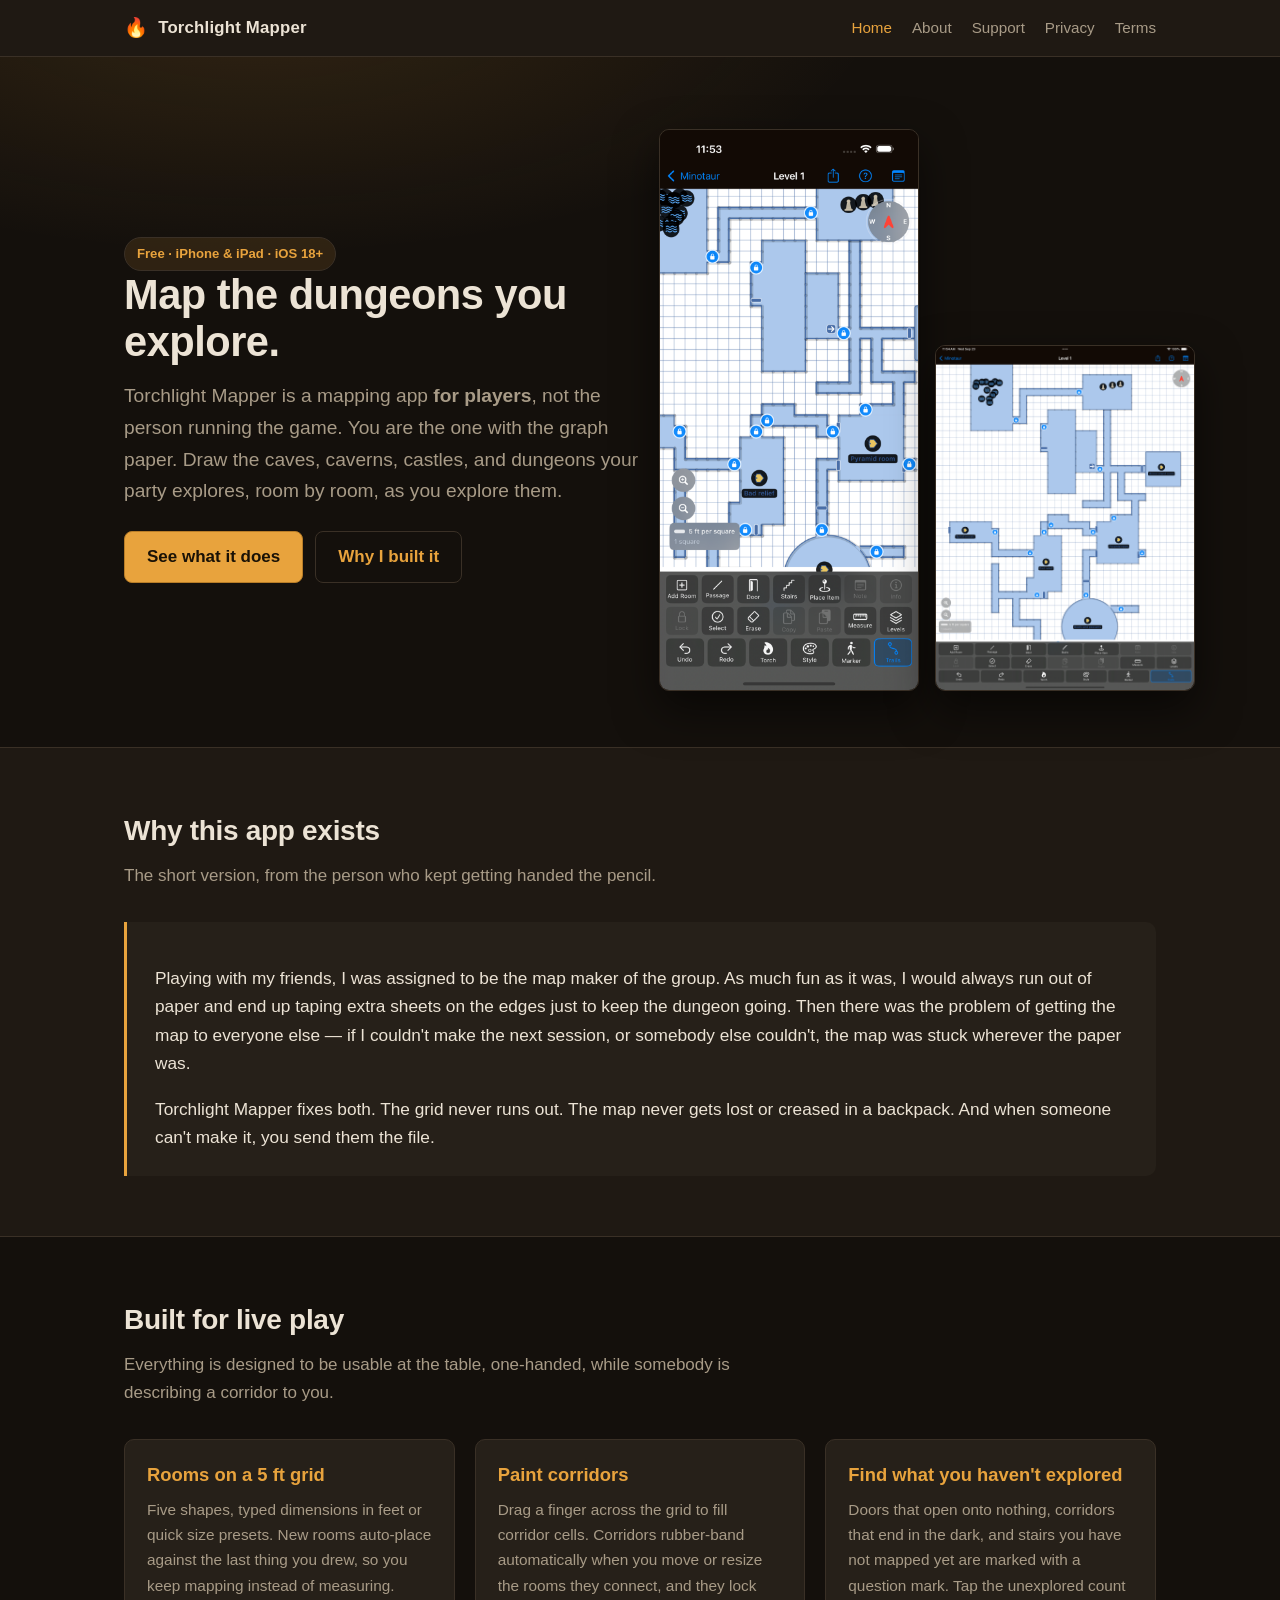
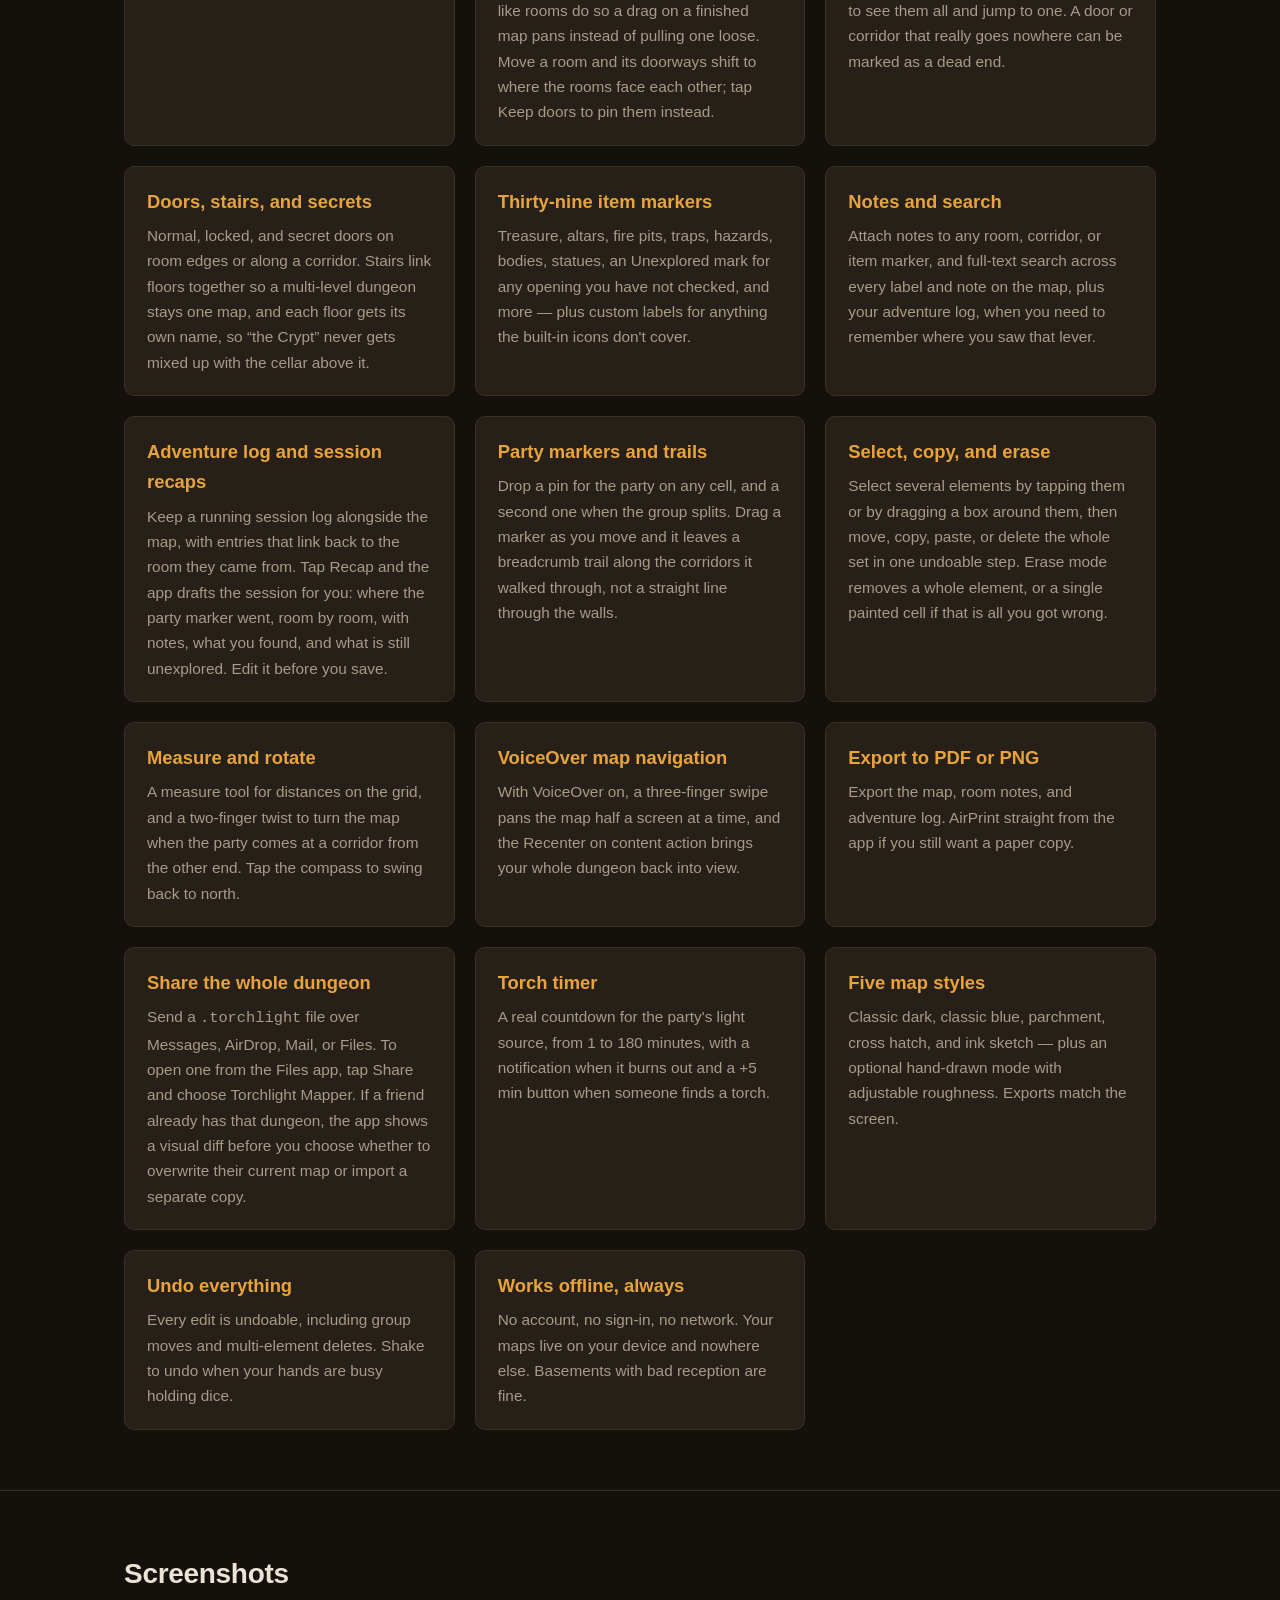
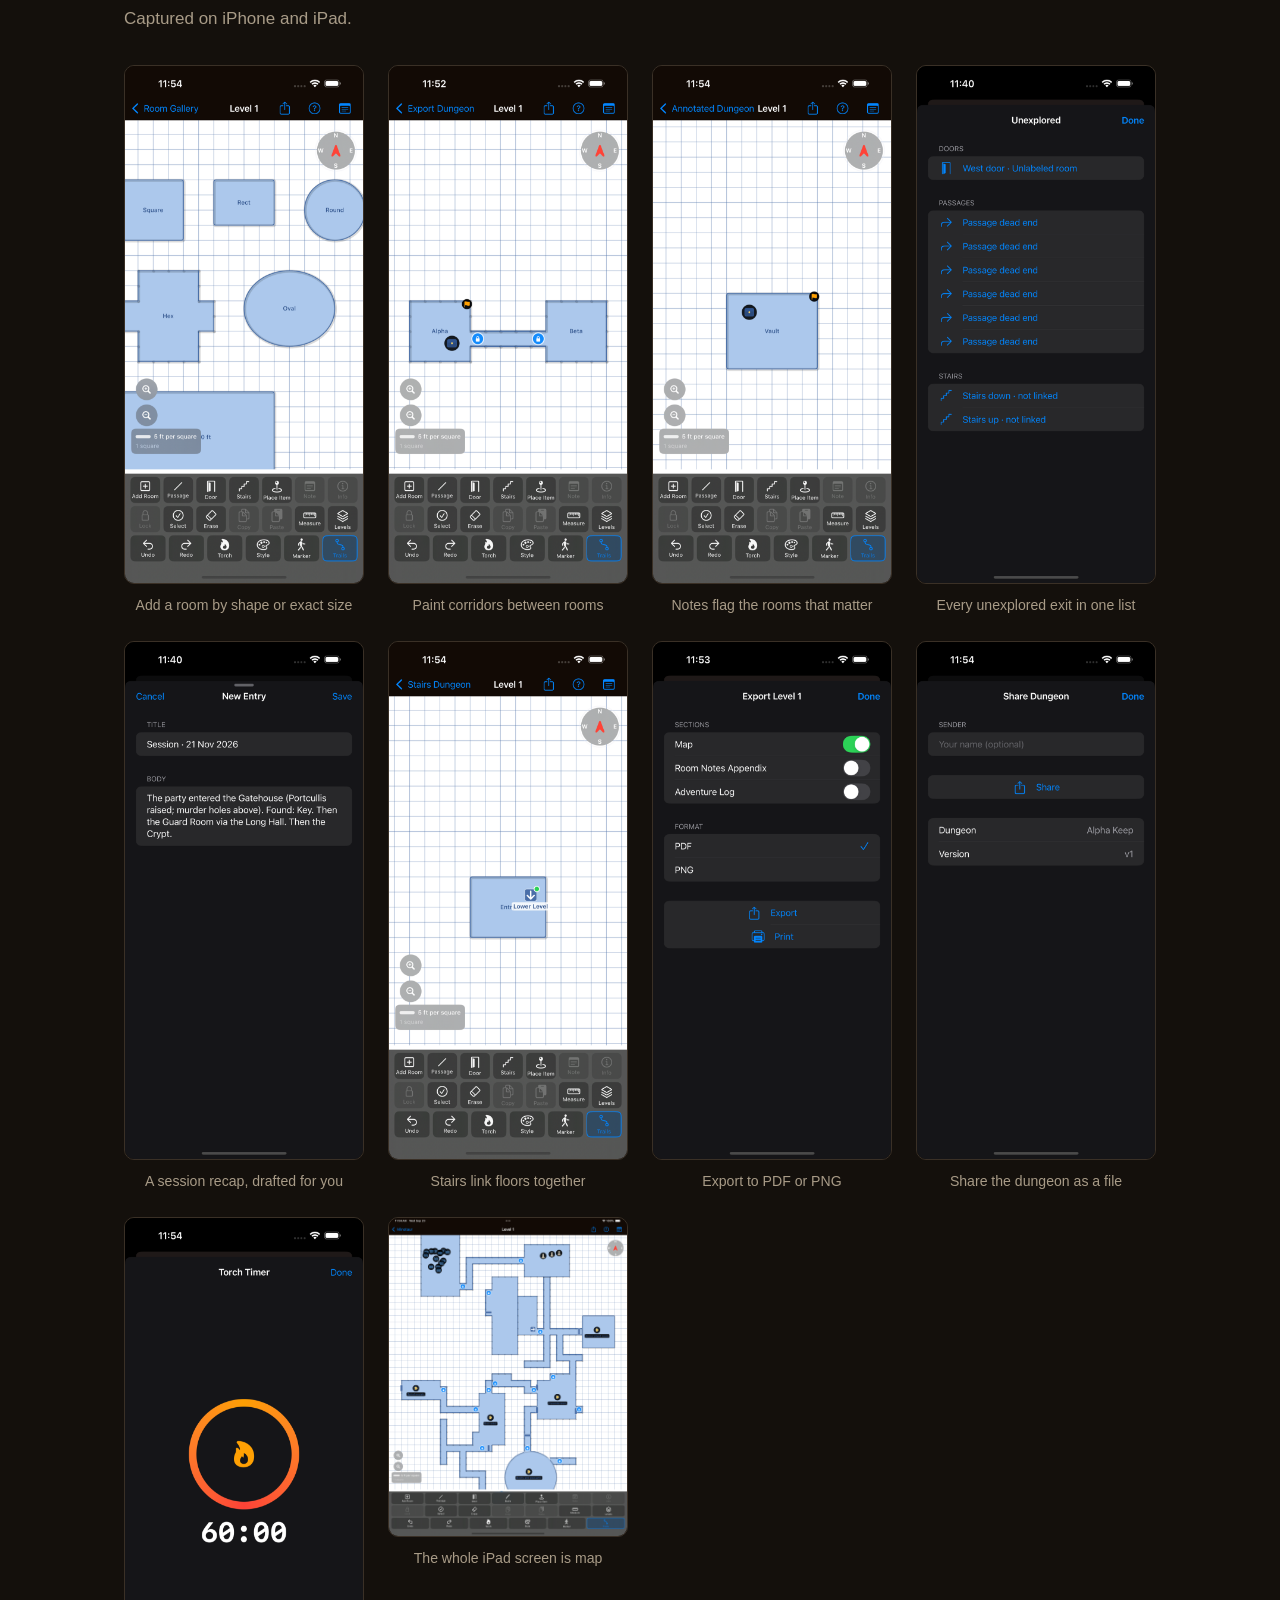
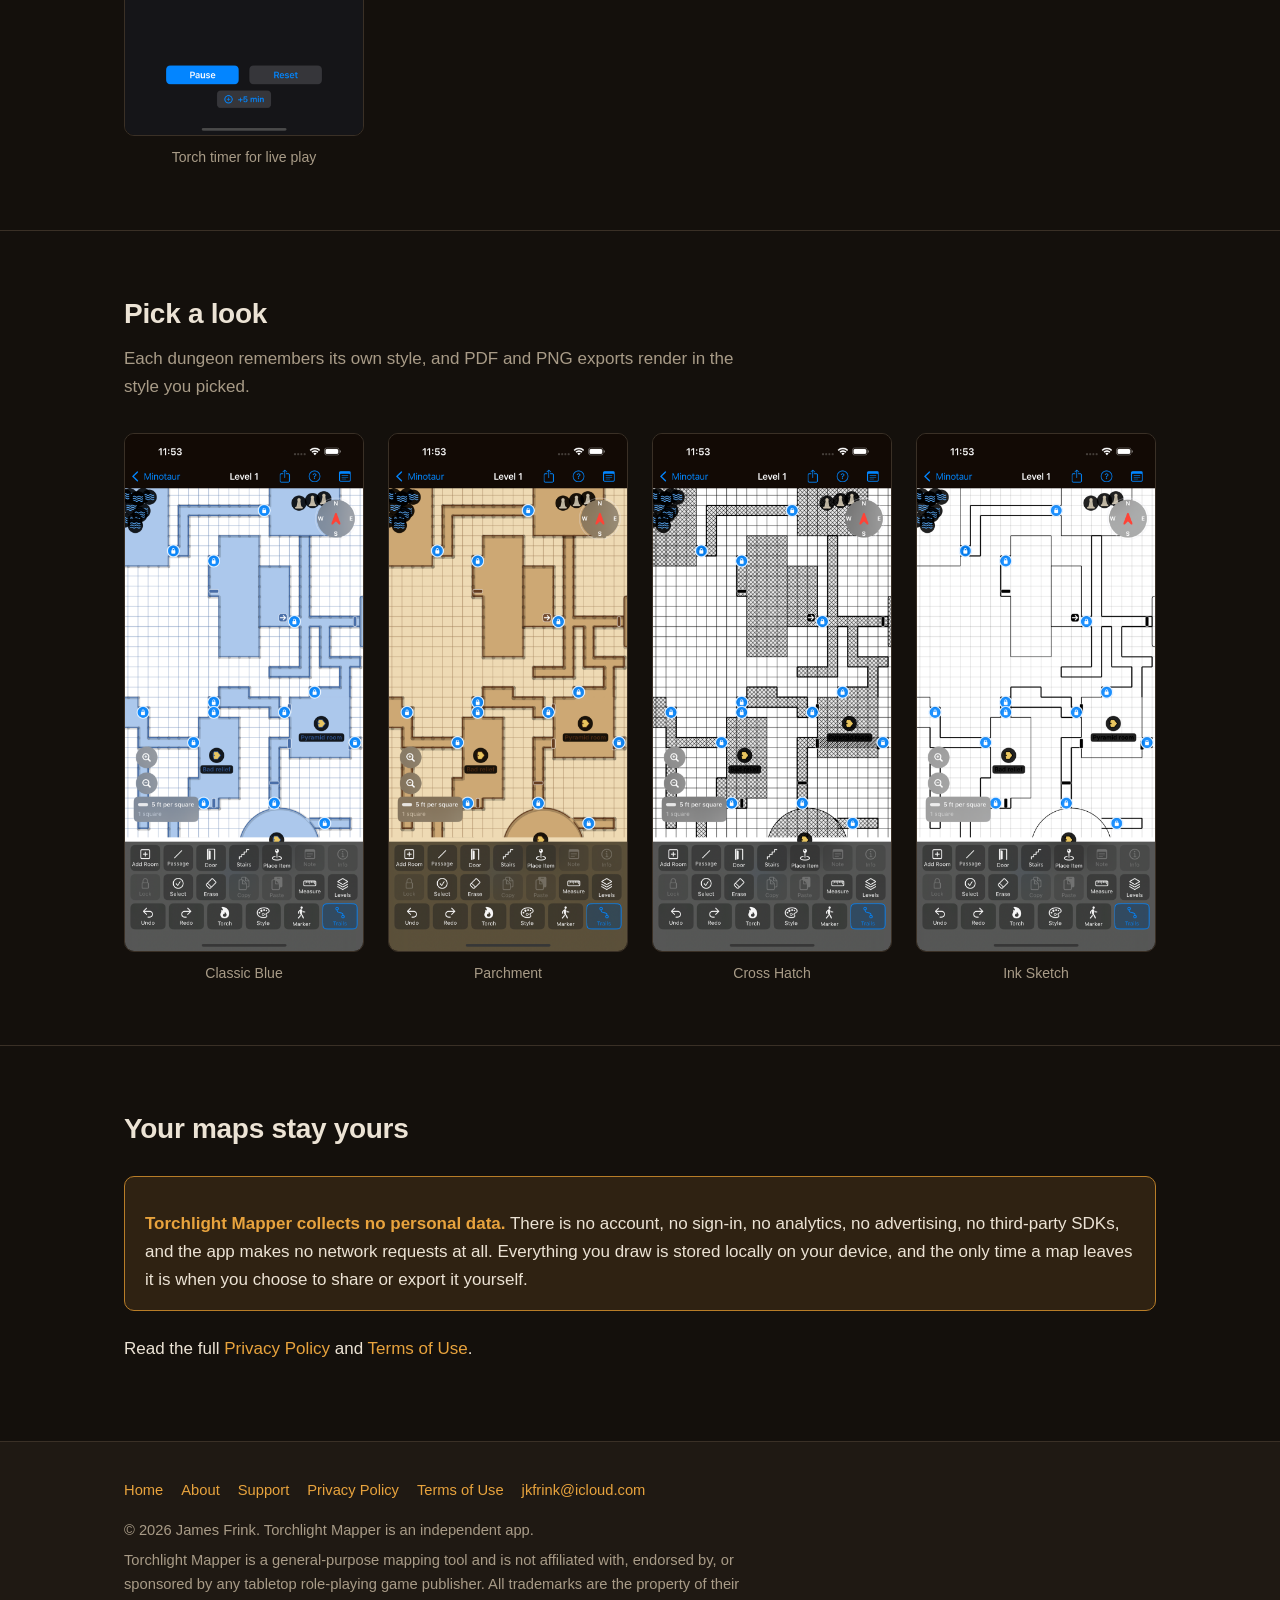
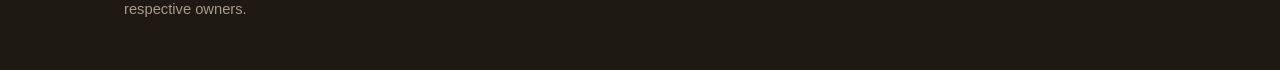
<file: index.html>
<!DOCTYPE html>
<html lang="en">
<head>
<meta charset="utf-8">
<meta name="viewport" content="width=device-width, initial-scale=1">
<title>Torchlight Mapper — Map the dungeons you explore</title>
<meta name="description" content="Torchlight Mapper is a free iPhone and iPad app for tabletop RPG players who map the caves, caverns, castles, and dungeons their party explores. No paper, no accounts, no data collection.">
<link rel="stylesheet" href="css/styles.css">
</head>
<body>

<header class="site-header">
    <div class="wrap">
        <a class="brand" href="index.html"><span class="flame">&#x1F525;</span> Torchlight Mapper</a>
        <nav class="site-nav">
            <a href="index.html" aria-current="page">Home</a>
            <a href="about.html">About</a>
            <a href="support.html">Support</a>
            <a href="privacy-policy.html">Privacy</a>
            <a href="terms-of-use.html">Terms</a>
        </nav>
    </div>
</header>

<main>

<section class="hero">
    <div class="wrap hero-grid">
        <div>
            <span class="pill">Free &middot; iPhone &amp; iPad &middot; iOS 18+</span>
            <h1>Map the dungeons you explore.</h1>
            <p class="tagline">
                Torchlight Mapper is a mapping app <strong>for players</strong>, not the person
                running the game. You are the one with the graph paper. Draw the caves, caverns,
                castles, and dungeons your party explores, room by room, as you explore them.
            </p>
            <div class="badge-row">
                <a class="btn" href="#features">See what it does</a>
                <a class="btn btn-secondary" href="about.html">Why I built it</a>
            </div>
        </div>
        <div class="hero-shots">
            <img src="images/hero-iphone.png" alt="Torchlight Mapper on iPhone showing a multi-room dungeon map on a 5-foot grid">
            <img src="images/hero-ipad.png" alt="Torchlight Mapper on iPad showing a dungeon map with rooms, corridors, and doors">
        </div>
    </div>
</section>

<section class="story">
    <div class="wrap">
        <h2>Why this app exists</h2>
        <p class="section-lead">The short version, from the person who kept getting handed the pencil.</p>
        <blockquote>
            <p>
                Playing with my friends, I was assigned to be the map maker of the group. As much
                fun as it was, I would always run out of paper and end up taping extra sheets on
                the edges just to keep the dungeon going. Then there was the problem of getting the
                map to everyone else &mdash; if I couldn't make the next session, or somebody else
                couldn't, the map was stuck wherever the paper was.
            </p>
            <p>
                Torchlight Mapper fixes both. The grid never runs out. The map never gets lost or
                creased in a backpack. And when someone can't make it, you send them the file.
            </p>
        </blockquote>
    </div>
</section>

<section id="features">
    <div class="wrap">
        <h2>Built for live play</h2>
        <p class="section-lead">
            Everything is designed to be usable at the table, one-handed, while somebody is
            describing a corridor to you.
        </p>
        <div class="features">
            <div class="card">
                <h3>Rooms on a 5&nbsp;ft grid</h3>
                <p>Five shapes, typed dimensions in feet or quick size presets. New rooms auto-place
                   against the last thing you drew, so you keep mapping instead of measuring.</p>
            </div>
            <div class="card">
                <h3>Paint corridors</h3>
                <p>Drag a finger across the grid to fill corridor cells. Corridors rubber-band
                   automatically when you move or resize the rooms they connect, and they lock like
                   rooms do so a drag on a finished map pans instead of pulling one loose.</p>
                <p>Move a room and its doorways shift to where the rooms face each other; tap Keep
                   doors to pin them instead.</p>
            </div>
            <div class="card">
                <h3>Find what you haven't explored</h3>
                <p>Doors that open onto nothing, corridors that end in the dark, and stairs you have
                   not mapped yet are marked with a question mark. Tap the unexplored count to see
                   them all and jump to one. A door or corridor that really goes nowhere can be marked
                   as a dead end.</p>
            </div>
            <div class="card">
                <h3>Doors, stairs, and secrets</h3>
                <p>Normal, locked, and secret doors on room edges or along a corridor. Stairs link
                   floors together so a multi-level dungeon stays one map, and each floor gets its
                   own name, so &ldquo;the Crypt&rdquo; never gets mixed up with the cellar above it.</p>
            </div>
            <div class="card">
                <h3>Thirty-nine item markers</h3>
                <p>Treasure, altars, fire pits, traps, hazards, bodies, statues, an Unexplored mark
                   for any opening you have not checked, and more &mdash; plus custom labels for
                   anything the built-in icons don't cover.</p>
            </div>
            <div class="card">
                <h3>Notes and search</h3>
                <p>Attach notes to any room, corridor, or item marker, and full-text search across
                   every label and note on the map, plus your adventure log, when you need to
                   remember where you saw that lever.</p>
            </div>
            <div class="card">
                <h3>Adventure log and session recaps</h3>
                <p>Keep a running session log alongside the map, with entries that link back to the
                   room they came from. Tap Recap and the app drafts the session for you: where the
                   party marker went, room by room, with notes, what you found, and what is still
                   unexplored. Edit it before you save.</p>
            </div>
            <div class="card">
                <h3>Party markers and trails</h3>
                <p>Drop a pin for the party on any cell, and a second one when the group splits.
                   Drag a marker as you move and it leaves a breadcrumb trail along the corridors it
                   walked through, not a straight line through the walls.</p>
            </div>
            <div class="card">
                <h3>Select, copy, and erase</h3>
                <p>Select several elements by tapping them or by dragging a box around them, then
                   move, copy, paste, or delete the whole set in one undoable step. Erase mode
                   removes a whole element, or a single painted cell if that is all you got wrong.</p>
            </div>
            <div class="card">
                <h3>Measure and rotate</h3>
                <p>A measure tool for distances on the grid, and a two-finger twist to turn the map
                   when the party comes at a corridor from the other end. Tap the compass to swing
                   back to north.</p>
            </div>
            <div class="card">
                <h3>VoiceOver map navigation</h3>
                <p>With VoiceOver on, a three-finger swipe pans the map half a screen at a time, and
                   the Recenter on content action brings your whole dungeon back into view.</p>
            </div>
            <div class="card">
                <h3>Export to PDF or PNG</h3>
                <p>Export the map, room notes, and adventure log. AirPrint straight from the app if
                   you still want a paper copy.</p>
            </div>
            <div class="card">
                <h3>Share the whole dungeon</h3>
                <p>Send a <code>.torchlight</code> file over Messages, AirDrop, Mail, or Files. To
                   open one from the Files app, tap Share and choose Torchlight Mapper. If a friend
                   already has that dungeon, the app shows a visual diff before you choose whether
                   to overwrite their current map or import a separate copy.</p>
            </div>
            <div class="card">
                <h3>Torch timer</h3>
                <p>A real countdown for the party's light source, from 1 to 180 minutes, with a
                   notification when it burns out and a +5 min button when someone finds a torch.</p>
            </div>
            <div class="card">
                <h3>Five map styles</h3>
                <p>Classic dark, classic blue, parchment, cross hatch, and ink sketch &mdash; plus an
                   optional hand-drawn mode with adjustable roughness. Exports match the screen.</p>
            </div>
            <div class="card">
                <h3>Undo everything</h3>
                <p>Every edit is undoable, including group moves and multi-element deletes. Shake to
                   undo when your hands are busy holding dice.</p>
            </div>
            <div class="card">
                <h3>Works offline, always</h3>
                <p>No account, no sign-in, no network. Your maps live on your device and nowhere
                   else. Basements with bad reception are fine.</p>
            </div>
        </div>
    </div>
</section>

<section>
    <div class="wrap">
        <h2>Screenshots</h2>
        <p class="section-lead">Captured on iPhone and iPad.</p>
        <div class="gallery">
            <figure>
                <img src="images/feature-rooms.png" alt="Square, rectangular, round, hexagonal, and oval rooms laid out on the grid">
                <figcaption>Add a room by shape or exact size</figcaption>
            </figure>
            <figure>
                <img src="images/feature-passages.png" alt="Painted corridors connecting rooms on the grid">
                <figcaption>Paint corridors between rooms</figcaption>
            </figure>
            <figure>
                <img src="images/feature-notes.png" alt="A room with a note attached, flagged on the canvas">
                <figcaption>Notes flag the rooms that matter</figcaption>
            </figure>
            <figure>
                <img src="images/feature-unexplored.png" alt="The Unexplored list, grouping an open door, six corridor dead ends, and two unlinked stairs">
                <figcaption>Every unexplored exit in one list</figcaption>
            </figure>
            <figure>
                <img src="images/feature-recap.png" alt="A drafted session recap following the party from the Gatehouse to the Guard Room and the Crypt">
                <figcaption>A session recap, drafted for you</figcaption>
            </figure>
            <figure>
                <img src="images/feature-stairs.png" alt="Stairs markers linking dungeon levels">
                <figcaption>Stairs link floors together</figcaption>
            </figure>
            <figure>
                <img src="images/feature-export.png" alt="Export sheet offering PDF and PNG output">
                <figcaption>Export to PDF or PNG</figcaption>
            </figure>
            <figure>
                <img src="images/feature-share.png" alt="The Share Dungeon sheet, naming the dungeon and its version before it is sent">
                <figcaption>Share the dungeon as a file</figcaption>
            </figure>
            <figure>
                <img src="images/feature-torch.png" alt="Torch timer counting down with a circular progress ring">
                <figcaption>Torch timer for live play</figcaption>
            </figure>
            <figure>
                <img src="images/hero-ipad.png" alt="The map editor filling the width of an iPad, with the tool palette along the bottom">
                <figcaption>The whole iPad screen is map</figcaption>
            </figure>
        </div>
    </div>
</section>

<section>
    <div class="wrap">
        <h2>Pick a look</h2>
        <p class="section-lead">
            Each dungeon remembers its own style, and PDF and PNG exports render in the style you
            picked.
        </p>
        <div class="gallery">
            <figure>
                <img src="images/style-classicblue.png" alt="Classic blue map style, blue lines on white">
                <figcaption>Classic Blue</figcaption>
            </figure>
            <figure>
                <img src="images/style-parchment.png" alt="Parchment map style in warm sepia tones">
                <figcaption>Parchment</figcaption>
            </figure>
            <figure>
                <img src="images/style-crosshatch.png" alt="Cross hatch map style with hatched fills on white">
                <figcaption>Cross Hatch</figcaption>
            </figure>
            <figure>
                <img src="images/style-inksketch.png" alt="Ink sketch map style with minimal black lines">
                <figcaption>Ink Sketch</figcaption>
            </figure>
        </div>
    </div>
</section>

<section>
    <div class="wrap">
        <h2>Your maps stay yours</h2>
        <div class="callout">
            <p>
                <strong>Torchlight Mapper collects no personal data.</strong> There is no account,
                no sign-in, no analytics, no advertising, no third-party SDKs, and the app makes no
                network requests at all. Everything you draw is stored locally on your device, and
                the only time a map leaves it is when you choose to share or export it yourself.
            </p>
        </div>
        <p>
            Read the full <a href="privacy-policy.html">Privacy Policy</a> and
            <a href="terms-of-use.html">Terms of Use</a>.
        </p>
    </div>
</section>

</main>

<footer class="site-footer">
    <div class="wrap">
        <div class="footer-links">
            <a href="index.html">Home</a>
            <a href="about.html">About</a>
            <a href="support.html">Support</a>
            <a href="privacy-policy.html">Privacy Policy</a>
            <a href="terms-of-use.html">Terms of Use</a>
            <a href="mailto:jkfrink@icloud.com">jkfrink@icloud.com</a>
        </div>
        <p>&copy; 2026 James Frink. Torchlight Mapper is an independent app.</p>
        <p>
            Torchlight Mapper is a general-purpose mapping tool and is not affiliated with,
            endorsed by, or sponsored by any tabletop role-playing game publisher. All trademarks
            are the property of their respective owners.
        </p>
    </div>
</footer>

</body>
</html>
</file>
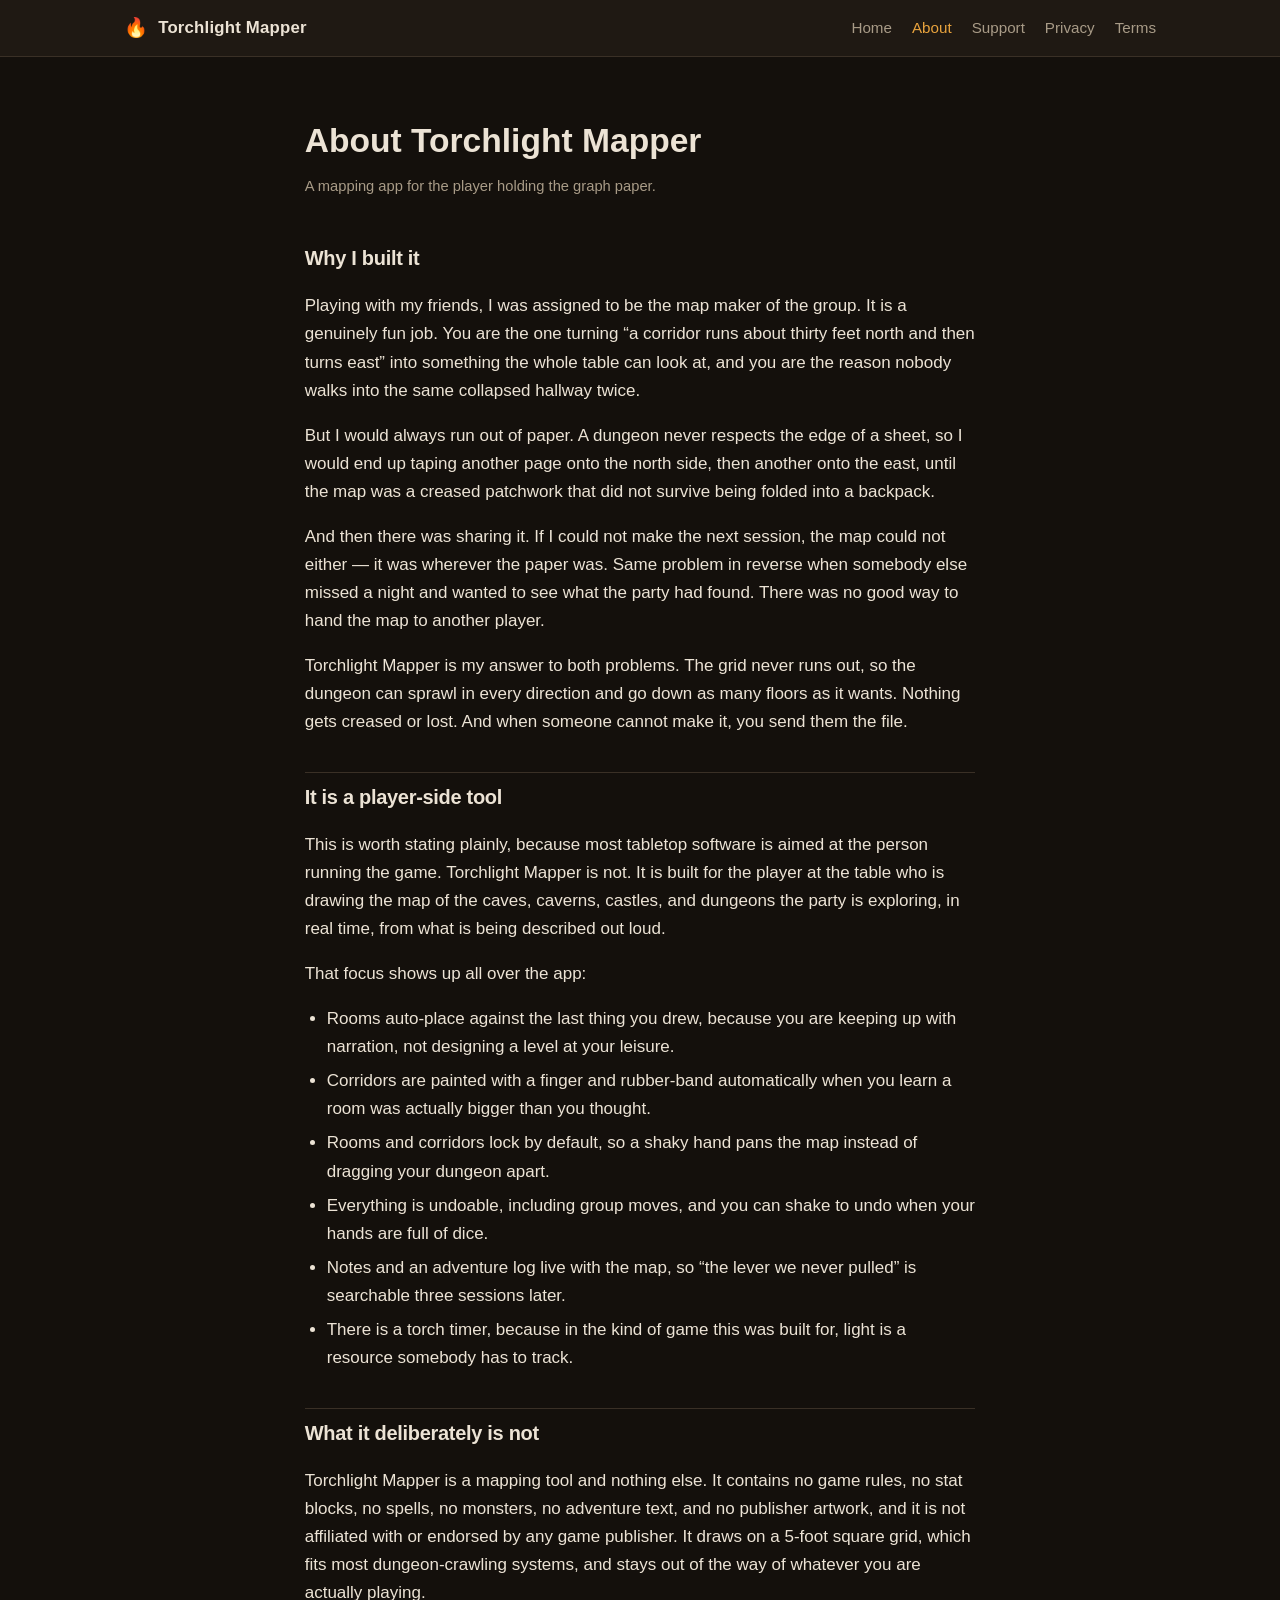
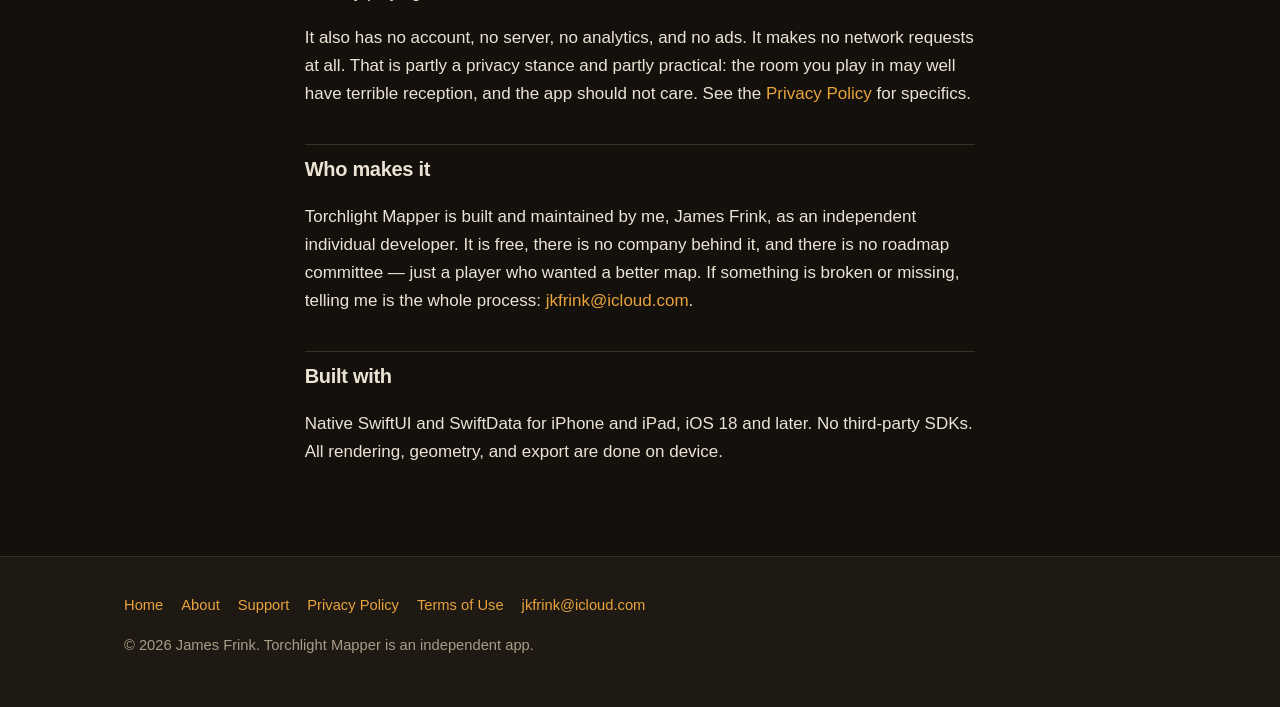
<file: about.html>
<!DOCTYPE html>
<html lang="en">
<head>
<meta charset="utf-8">
<meta name="viewport" content="width=device-width, initial-scale=1">
<title>About — Torchlight Mapper</title>
<meta name="description" content="Why Torchlight Mapper exists: a player-side mapping app built by the guy at the table who kept running out of graph paper.">
<link rel="stylesheet" href="css/styles.css">
</head>
<body>

<header class="site-header">
    <div class="wrap">
        <a class="brand" href="index.html"><span class="flame">&#x1F525;</span> Torchlight Mapper</a>
        <nav class="site-nav">
            <a href="index.html">Home</a>
            <a href="about.html" aria-current="page">About</a>
            <a href="support.html">Support</a>
            <a href="privacy-policy.html">Privacy</a>
            <a href="terms-of-use.html">Terms</a>
        </nav>
    </div>
</header>

<main class="wrap prose">

<h1>About Torchlight Mapper</h1>
<p class="effective">A mapping app for the player holding the graph paper.</p>

<h2>Why I built it</h2>
<p>
    Playing with my friends, I was assigned to be the map maker of the group. It is a genuinely fun
    job. You are the one turning &ldquo;a corridor runs about thirty feet north and then turns
    east&rdquo; into something the whole table can look at, and you are the reason nobody walks into
    the same collapsed hallway twice.
</p>
<p>
    But I would always run out of paper. A dungeon never respects the edge of a sheet, so I would end
    up taping another page onto the north side, then another onto the east, until the map was a
    creased patchwork that did not survive being folded into a backpack.
</p>
<p>
    And then there was sharing it. If I could not make the next session, the map could not either
    &mdash; it was wherever the paper was. Same problem in reverse when somebody else missed a night
    and wanted to see what the party had found. There was no good way to hand the map to another
    player.
</p>
<p>
    Torchlight Mapper is my answer to both problems. The grid never runs out, so the dungeon can
    sprawl in every direction and go down as many floors as it wants. Nothing gets creased or lost.
    And when someone cannot make it, you send them the file.
</p>

<h2>It is a player-side tool</h2>
<p>
    This is worth stating plainly, because most tabletop software is aimed at the person running the
    game. Torchlight Mapper is not. It is built for the player at the table who is drawing the map of
    the caves, caverns, castles, and dungeons the party is exploring, in real time, from what is being
    described out loud.
</p>
<p>
    That focus shows up all over the app:
</p>
<ul>
    <li>Rooms auto-place against the last thing you drew, because you are keeping up with narration,
        not designing a level at your leisure.</li>
    <li>Corridors are painted with a finger and rubber-band automatically when you learn a room was
        actually bigger than you thought.</li>
    <li>Rooms and corridors lock by default, so a shaky hand pans the map instead of dragging your
        dungeon apart.</li>
    <li>Everything is undoable, including group moves, and you can shake to undo when your hands are
        full of dice.</li>
    <li>Notes and an adventure log live with the map, so &ldquo;the lever we never pulled&rdquo; is
        searchable three sessions later.</li>
    <li>There is a torch timer, because in the kind of game this was built for, light is a resource
        somebody has to track.</li>
</ul>

<h2>What it deliberately is not</h2>
<p>
    Torchlight Mapper is a mapping tool and nothing else. It contains no game rules, no stat blocks,
    no spells, no monsters, no adventure text, and no publisher artwork, and it is not affiliated with
    or endorsed by any game publisher. It draws on a 5-foot square grid, which fits most
    dungeon-crawling systems, and stays out of the way of whatever you are actually playing.
</p>
<p>
    It also has no account, no server, no analytics, and no ads. It makes no network requests at all.
    That is partly a privacy stance and partly practical: the room you play in may well have terrible
    reception, and the app should not care. See the
    <a href="privacy-policy.html">Privacy Policy</a> for specifics.
</p>

<h2>Who makes it</h2>
<p>
    Torchlight Mapper is built and maintained by me, James Frink, as an independent individual
    developer. It is free, there is no company behind it, and there is no roadmap committee &mdash;
    just a player who wanted a better map. If something is broken or missing, telling me is the whole
    process: <a href="mailto:jkfrink@icloud.com">jkfrink@icloud.com</a>.
</p>

<h2>Built with</h2>
<p>
    Native SwiftUI and SwiftData for iPhone and iPad, iOS 18 and later. No third-party SDKs. All
    rendering, geometry, and export are done on device.
</p>

</main>

<footer class="site-footer">
    <div class="wrap">
        <div class="footer-links">
            <a href="index.html">Home</a>
            <a href="about.html">About</a>
            <a href="support.html">Support</a>
            <a href="privacy-policy.html">Privacy Policy</a>
            <a href="terms-of-use.html">Terms of Use</a>
            <a href="mailto:jkfrink@icloud.com">jkfrink@icloud.com</a>
        </div>
        <p>&copy; 2026 James Frink. Torchlight Mapper is an independent app.</p>
    </div>
</footer>

</body>
</html>
</file>
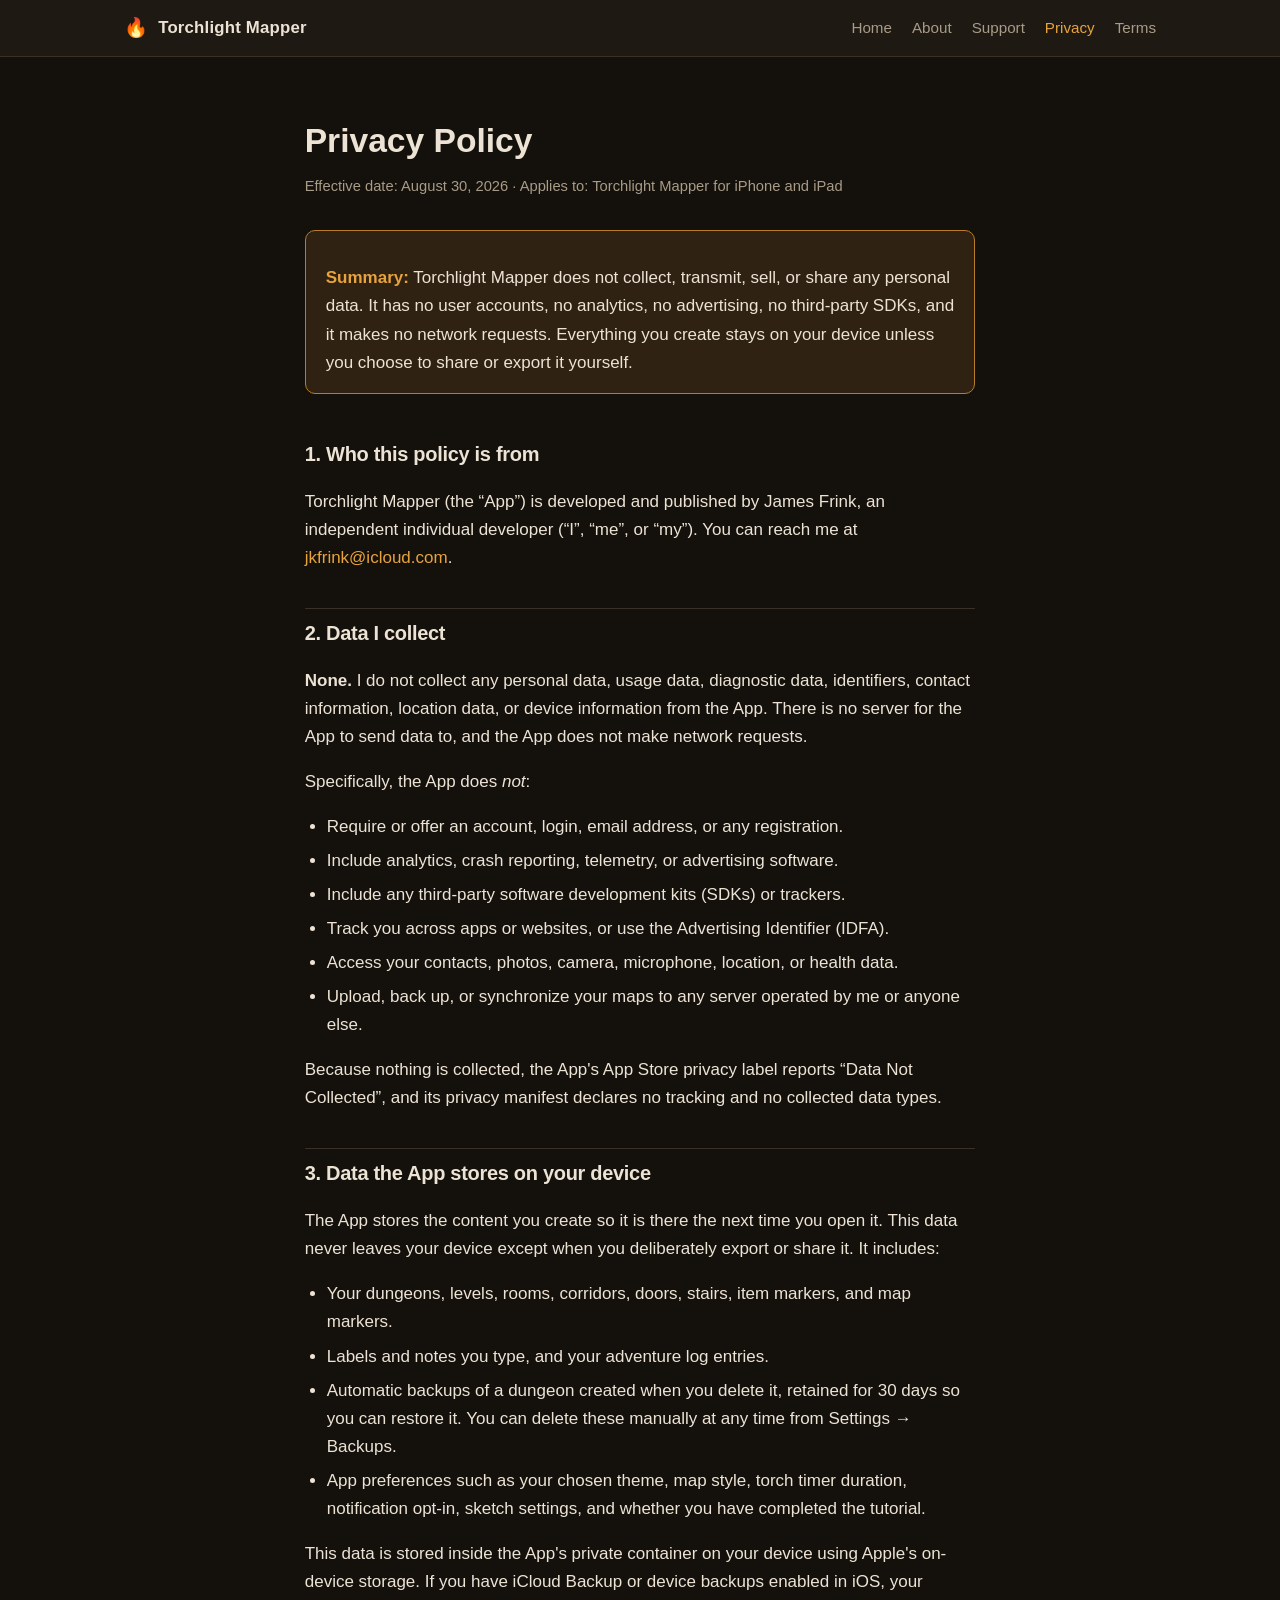
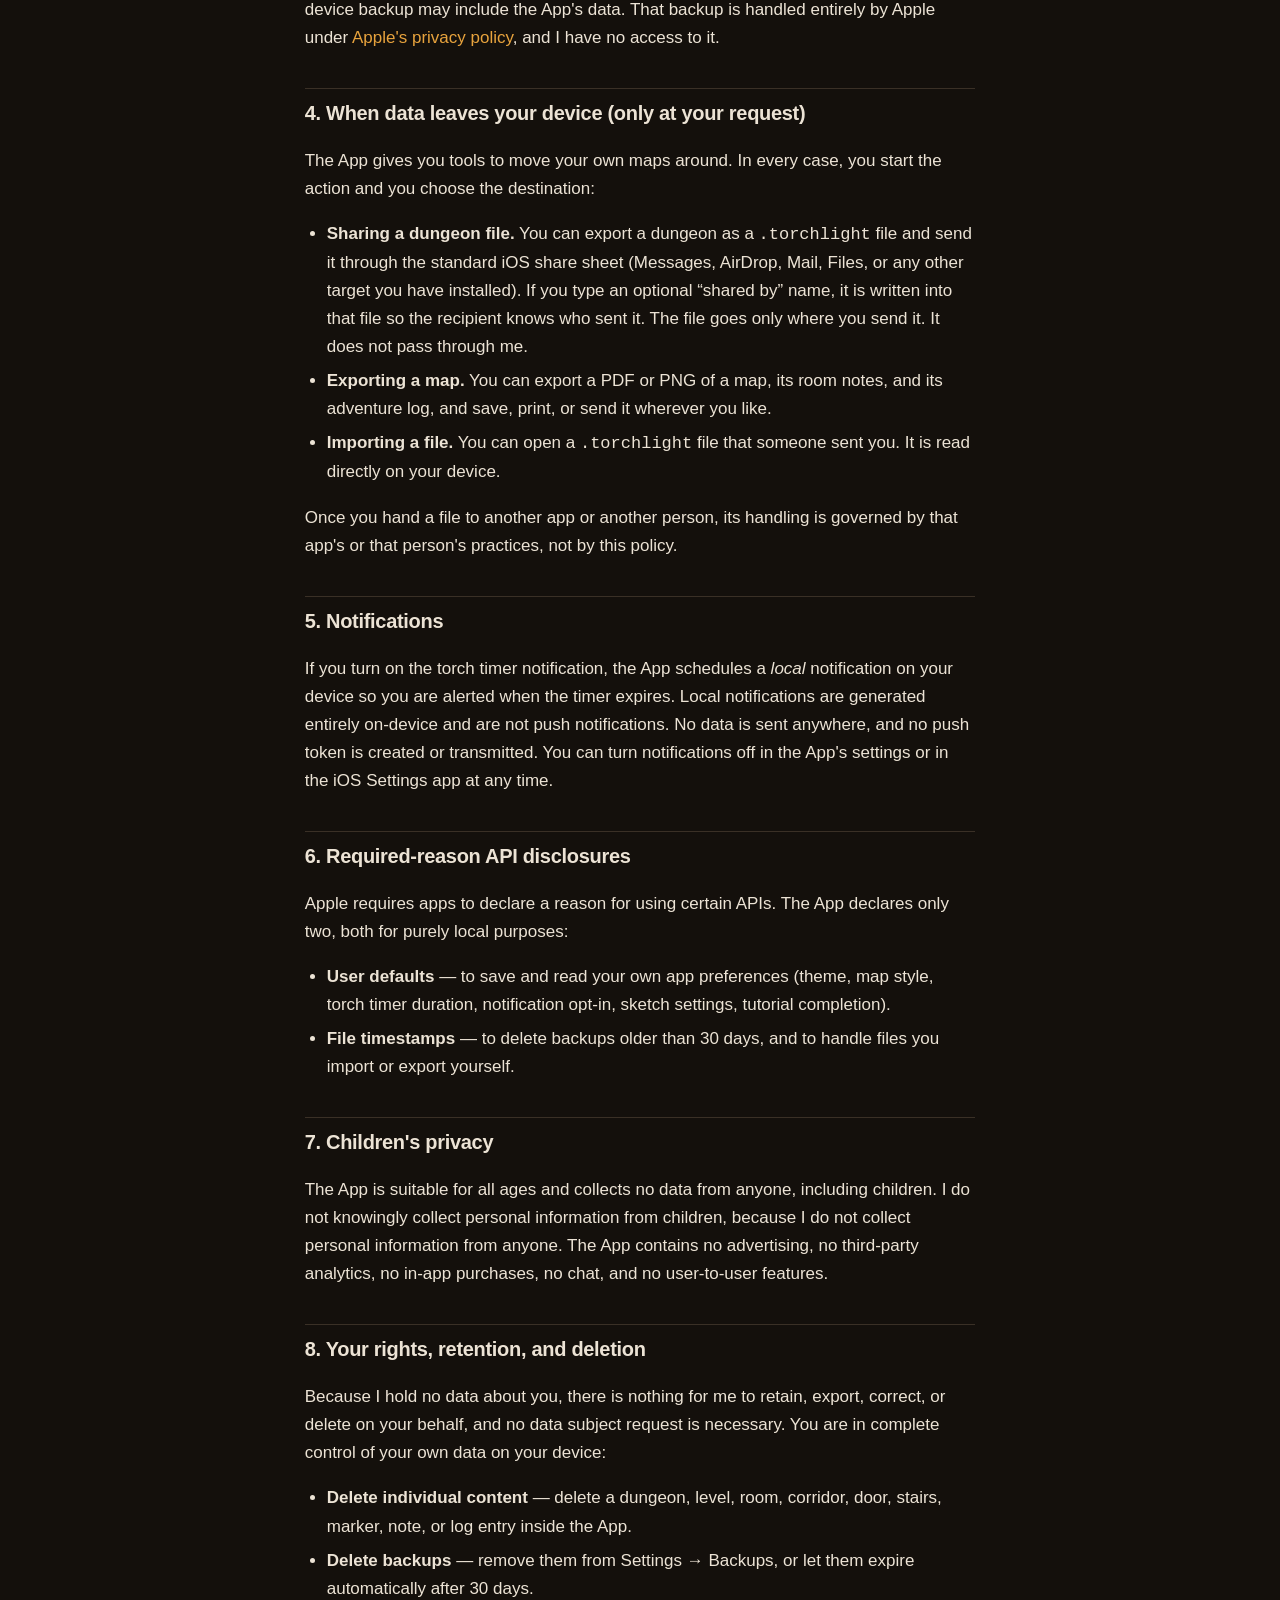
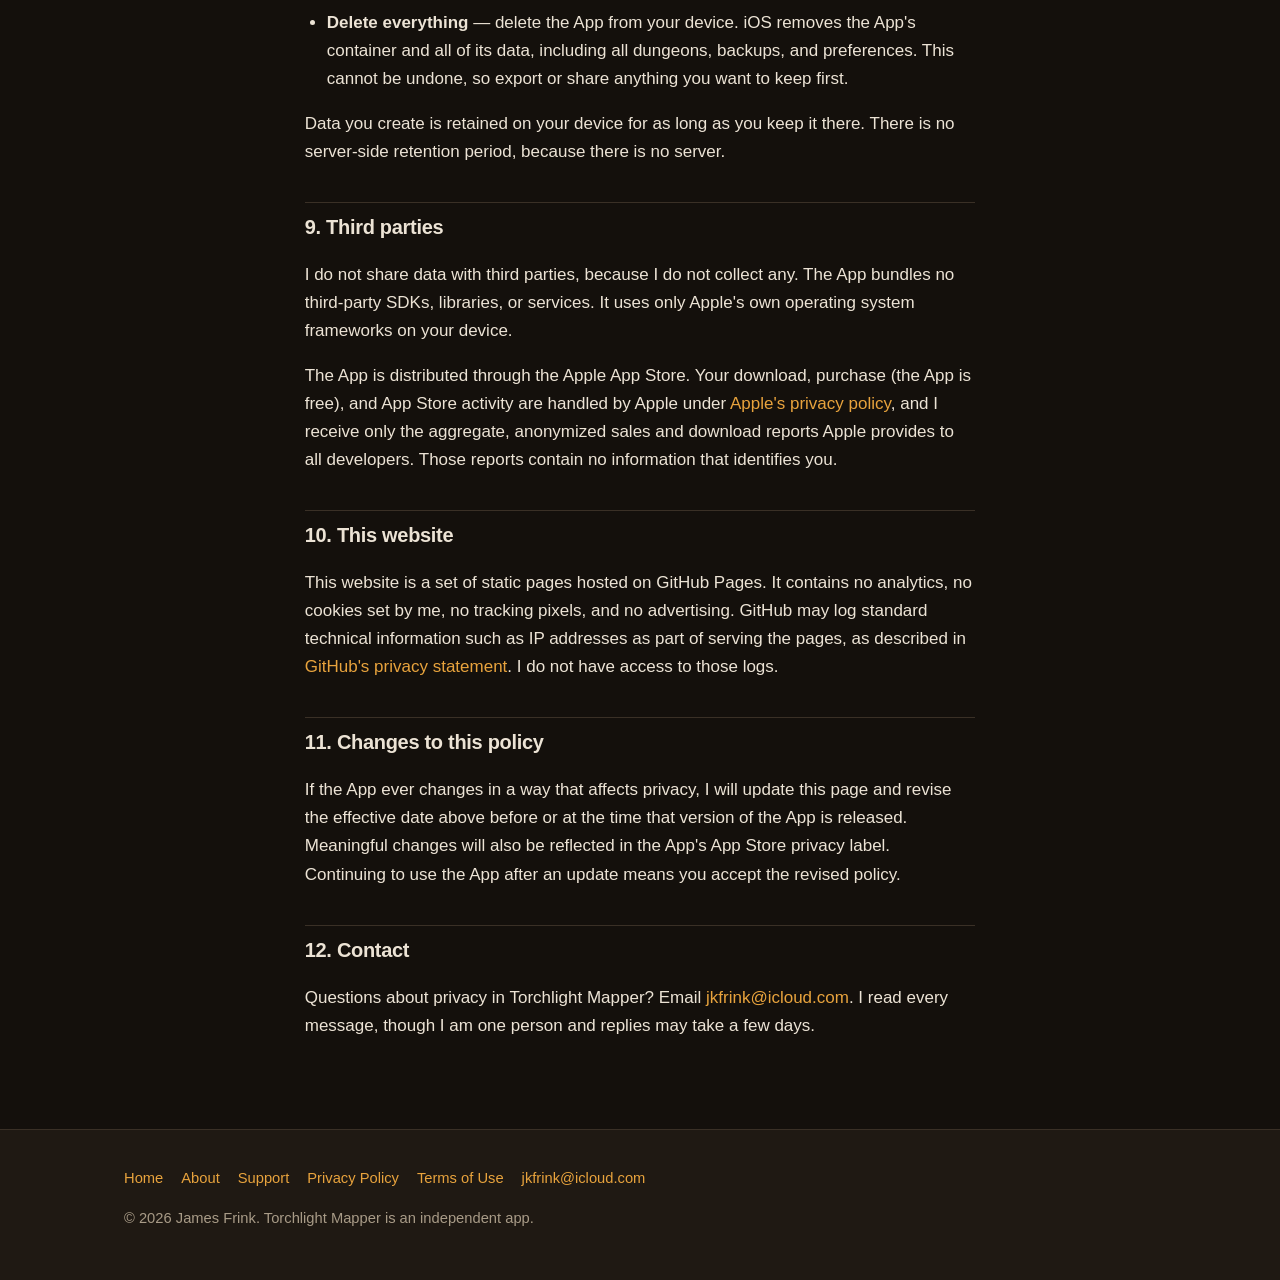
<file: privacy-policy.html>
<!DOCTYPE html>
<html lang="en">
<head>
<meta charset="utf-8">
<meta name="viewport" content="width=device-width, initial-scale=1">
<title>Privacy Policy — Torchlight Mapper</title>
<meta name="description" content="Torchlight Mapper collects no personal data. No accounts, no analytics, no tracking, no network requests. All map data stays on your device.">
<link rel="stylesheet" href="css/styles.css">
</head>
<body>

<header class="site-header">
    <div class="wrap">
        <a class="brand" href="index.html"><span class="flame">&#x1F525;</span> Torchlight Mapper</a>
        <nav class="site-nav">
            <a href="index.html">Home</a>
            <a href="about.html">About</a>
            <a href="support.html">Support</a>
            <a href="privacy-policy.html" aria-current="page">Privacy</a>
            <a href="terms-of-use.html">Terms</a>
        </nav>
    </div>
</header>

<main class="wrap prose">

<h1>Privacy Policy</h1>
<p class="effective">Effective date: August 30, 2026 &middot; Applies to: Torchlight Mapper for iPhone and iPad</p>

<div class="callout">
    <p>
        <strong>Summary:</strong> Torchlight Mapper does not collect, transmit, sell, or share any
        personal data. It has no user accounts, no analytics, no advertising, no third-party SDKs,
        and it makes no network requests. Everything you create stays on your device unless you
        choose to share or export it yourself.
    </p>
</div>

<h2>1. Who this policy is from</h2>
<p>
    Torchlight Mapper (the &ldquo;App&rdquo;) is developed and published by James Frink, an
    independent individual developer (&ldquo;I&rdquo;, &ldquo;me&rdquo;, or &ldquo;my&rdquo;). You
    can reach me at <a href="mailto:jkfrink@icloud.com">jkfrink@icloud.com</a>.
</p>

<h2>2. Data I collect</h2>
<p>
    <strong>None.</strong> I do not collect any personal data, usage data, diagnostic data,
    identifiers, contact information, location data, or device information from the App. There is
    no server for the App to send data to, and the App does not make network requests.
</p>
<p>
    Specifically, the App does <em>not</em>:
</p>
<ul>
    <li>Require or offer an account, login, email address, or any registration.</li>
    <li>Include analytics, crash reporting, telemetry, or advertising software.</li>
    <li>Include any third-party software development kits (SDKs) or trackers.</li>
    <li>Track you across apps or websites, or use the Advertising Identifier (IDFA).</li>
    <li>Access your contacts, photos, camera, microphone, location, or health data.</li>
    <li>Upload, back up, or synchronize your maps to any server operated by me or anyone else.</li>
</ul>
<p>
    Because nothing is collected, the App's App Store privacy label reports
    &ldquo;Data Not Collected&rdquo;, and its privacy manifest declares no tracking and no
    collected data types.
</p>

<h2>3. Data the App stores on your device</h2>
<p>
    The App stores the content you create so it is there the next time you open it. This data never
    leaves your device except when you deliberately export or share it. It includes:
</p>
<ul>
    <li>Your dungeons, levels, rooms, corridors, doors, stairs, item markers, and map markers.</li>
    <li>Labels and notes you type, and your adventure log entries.</li>
    <li>Automatic backups of a dungeon created when you delete it, retained for 30 days so you can
        restore it. You can delete these manually at any time from Settings &rarr; Backups.</li>
    <li>App preferences such as your chosen theme, map style, torch timer duration, notification
        opt-in, sketch settings, and whether you have completed the tutorial.</li>
</ul>
<p>
    This data is stored inside the App's private container on your device using Apple's on-device
    storage. If you have iCloud Backup or device backups enabled in iOS, your device backup may
    include the App's data. That backup is handled entirely by Apple under
    <a href="https://www.apple.com/legal/privacy/" rel="noopener">Apple's privacy policy</a>, and I
    have no access to it.
</p>

<h2>4. When data leaves your device (only at your request)</h2>
<p>
    The App gives you tools to move your own maps around. In every case, you start the action and
    you choose the destination:
</p>
<ul>
    <li><strong>Sharing a dungeon file.</strong> You can export a dungeon as a
        <code>.torchlight</code> file and send it through the standard iOS share sheet (Messages,
        AirDrop, Mail, Files, or any other target you have installed). If you type an optional
        &ldquo;shared by&rdquo; name, it is written into that file so the recipient knows who sent
        it. The file goes only where you send it. It does not pass through me.</li>
    <li><strong>Exporting a map.</strong> You can export a PDF or PNG of a map, its room notes, and
        its adventure log, and save, print, or send it wherever you like.</li>
    <li><strong>Importing a file.</strong> You can open a <code>.torchlight</code> file that someone
        sent you. It is read directly on your device.</li>
</ul>
<p>
    Once you hand a file to another app or another person, its handling is governed by that app's or
    that person's practices, not by this policy.
</p>

<h2>5. Notifications</h2>
<p>
    If you turn on the torch timer notification, the App schedules a <em>local</em> notification on
    your device so you are alerted when the timer expires. Local notifications are generated
    entirely on-device and are not push notifications. No data is sent anywhere, and no push token
    is created or transmitted. You can turn notifications off in the App's settings or in the iOS
    Settings app at any time.
</p>

<h2>6. Required-reason API disclosures</h2>
<p>
    Apple requires apps to declare a reason for using certain APIs. The App declares only two, both
    for purely local purposes:
</p>
<ul>
    <li><strong>User defaults</strong> &mdash; to save and read your own app preferences (theme, map
        style, torch timer duration, notification opt-in, sketch settings, tutorial completion).</li>
    <li><strong>File timestamps</strong> &mdash; to delete backups older than 30 days, and to handle
        files you import or export yourself.</li>
</ul>

<h2>7. Children's privacy</h2>
<p>
    The App is suitable for all ages and collects no data from anyone, including children. I do not
    knowingly collect personal information from children, because I do not collect personal
    information from anyone. The App contains no advertising, no third-party analytics, no in-app
    purchases, no chat, and no user-to-user features.
</p>

<h2>8. Your rights, retention, and deletion</h2>
<p>
    Because I hold no data about you, there is nothing for me to retain, export, correct, or delete
    on your behalf, and no data subject request is necessary. You are in complete control of your own
    data on your device:
</p>
<ul>
    <li><strong>Delete individual content</strong> &mdash; delete a dungeon, level, room, corridor,
        door, stairs, marker, note, or log entry inside the App.</li>
    <li><strong>Delete backups</strong> &mdash; remove them from Settings &rarr; Backups, or let them
        expire automatically after 30 days.</li>
    <li><strong>Delete everything</strong> &mdash; delete the App from your device. iOS removes the
        App's container and all of its data, including all dungeons, backups, and preferences. This
        cannot be undone, so export or share anything you want to keep first.</li>
</ul>
<p>
    Data you create is retained on your device for as long as you keep it there. There is no
    server-side retention period, because there is no server.
</p>

<h2>9. Third parties</h2>
<p>
    I do not share data with third parties, because I do not collect any. The App bundles no
    third-party SDKs, libraries, or services. It uses only Apple's own operating system frameworks
    on your device.
</p>
<p>
    The App is distributed through the Apple App Store. Your download, purchase (the App is free),
    and App Store activity are handled by Apple under
    <a href="https://www.apple.com/legal/privacy/" rel="noopener">Apple's privacy policy</a>, and I
    receive only the aggregate, anonymized sales and download reports Apple provides to all
    developers. Those reports contain no information that identifies you.
</p>

<h2>10. This website</h2>
<p>
    This website is a set of static pages hosted on GitHub Pages. It contains no analytics, no
    cookies set by me, no tracking pixels, and no advertising. GitHub may log standard technical
    information such as IP addresses as part of serving the pages, as described in
    <a href="https://docs.github.com/site-policy/privacy-policies/github-privacy-statement" rel="noopener">GitHub's
    privacy statement</a>. I do not have access to those logs.
</p>

<h2>11. Changes to this policy</h2>
<p>
    If the App ever changes in a way that affects privacy, I will update this page and revise the
    effective date above before or at the time that version of the App is released. Meaningful
    changes will also be reflected in the App's App Store privacy label. Continuing to use the App
    after an update means you accept the revised policy.
</p>

<h2>12. Contact</h2>
<p>
    Questions about privacy in Torchlight Mapper? Email
    <a href="mailto:jkfrink@icloud.com">jkfrink@icloud.com</a>. I read every message, though I am one
    person and replies may take a few days.
</p>

</main>

<footer class="site-footer">
    <div class="wrap">
        <div class="footer-links">
            <a href="index.html">Home</a>
            <a href="about.html">About</a>
            <a href="support.html">Support</a>
            <a href="privacy-policy.html">Privacy Policy</a>
            <a href="terms-of-use.html">Terms of Use</a>
            <a href="mailto:jkfrink@icloud.com">jkfrink@icloud.com</a>
        </div>
        <p>&copy; 2026 James Frink. Torchlight Mapper is an independent app.</p>
    </div>
</footer>

</body>
</html>
</file>
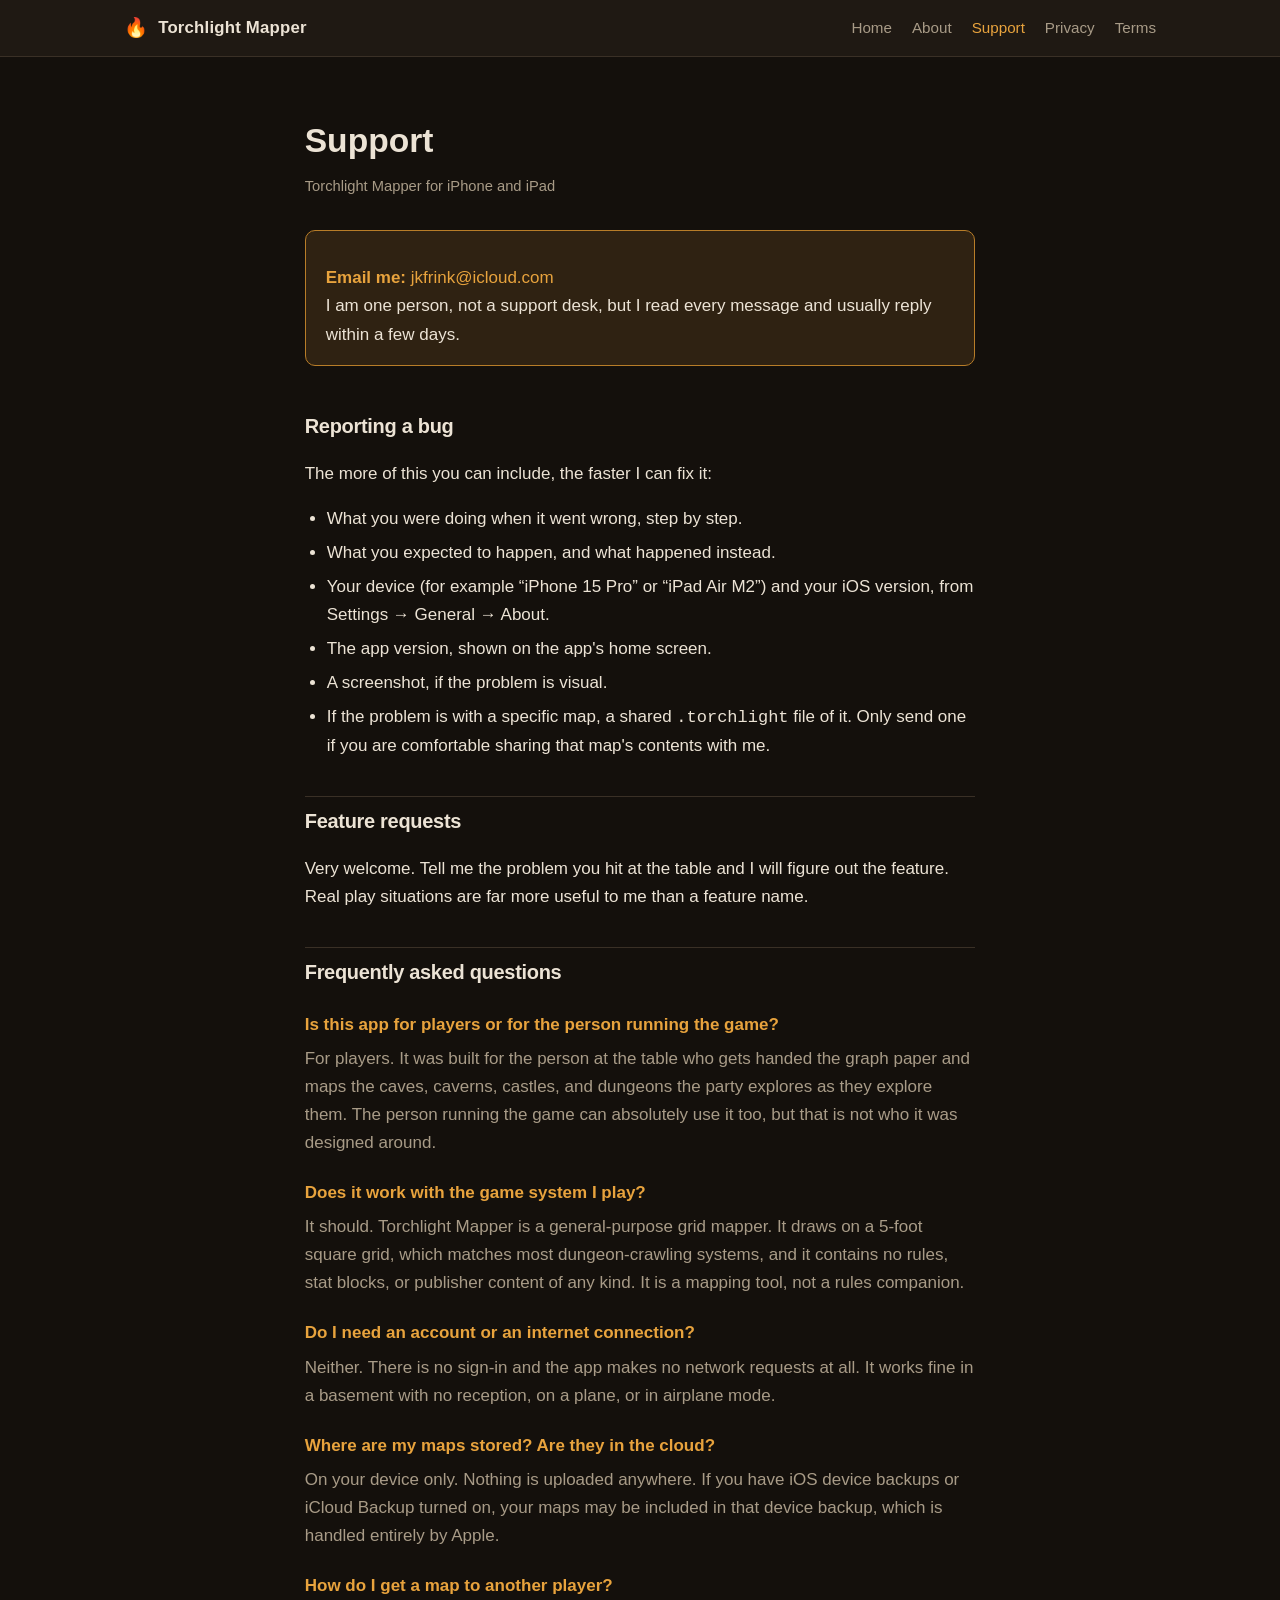
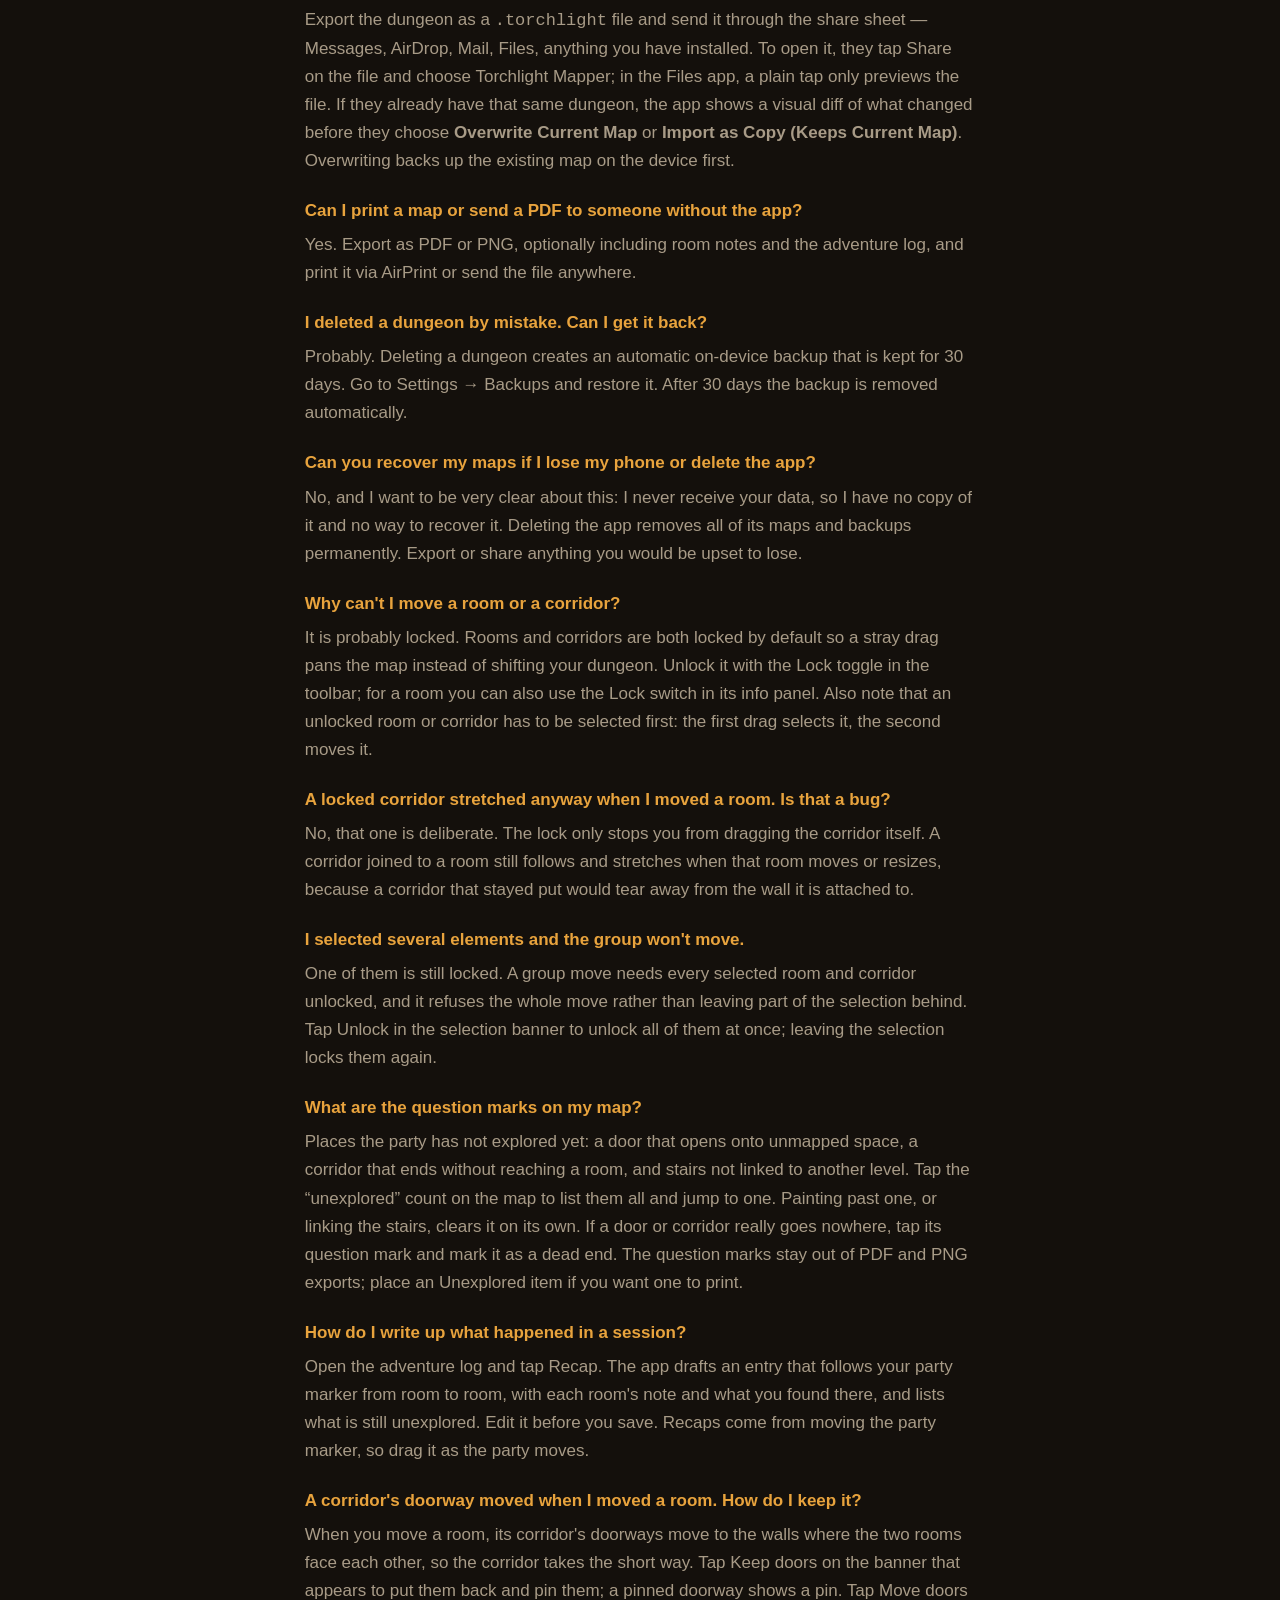
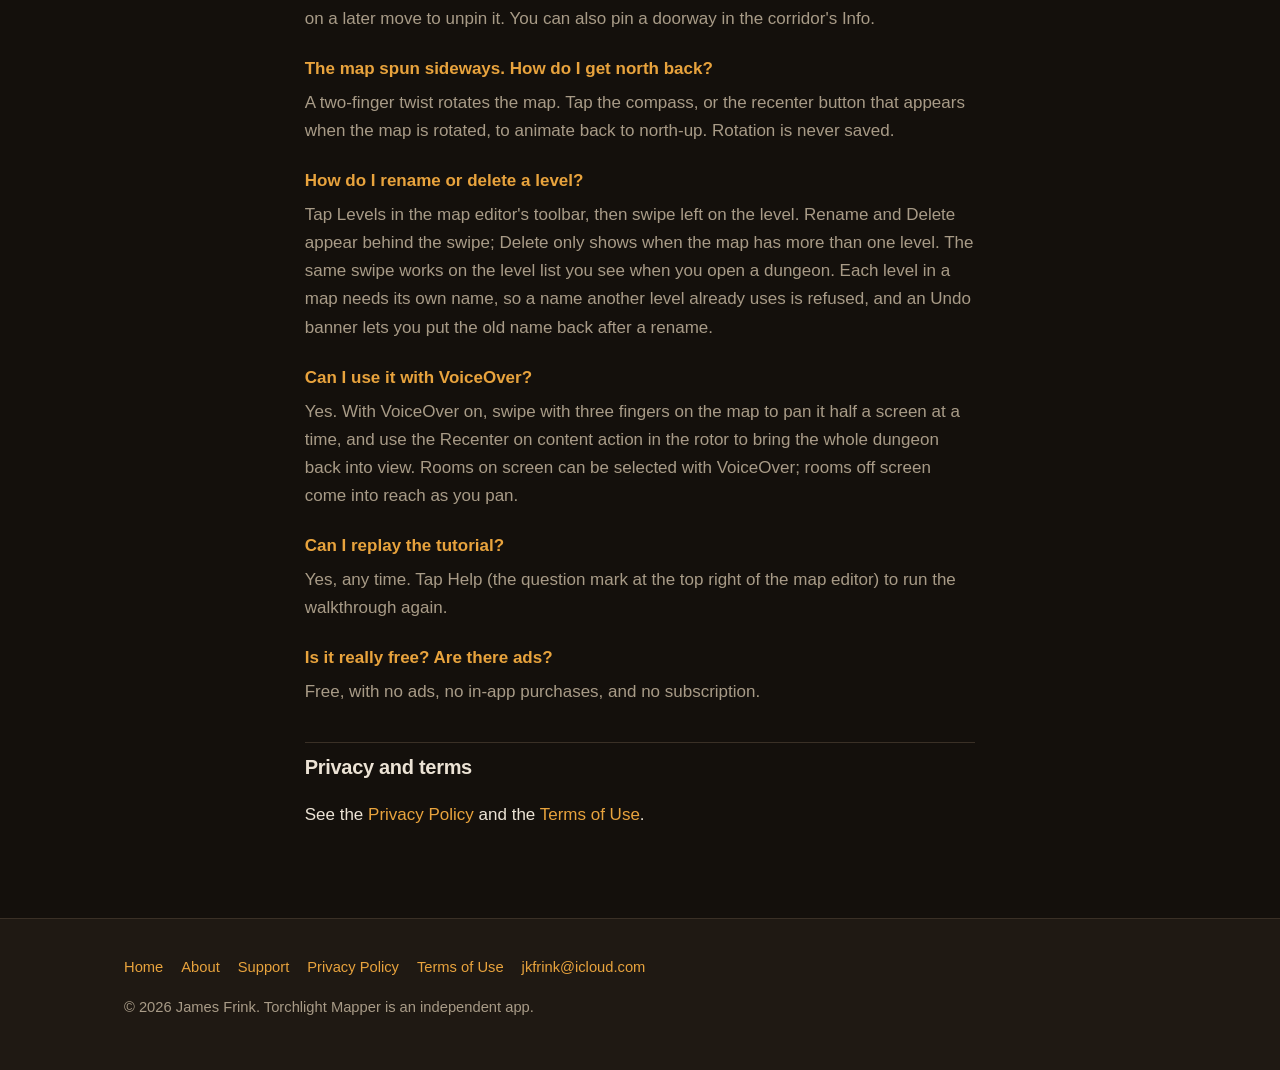
<file: support.html>
<!DOCTYPE html>
<html lang="en">
<head>
<meta charset="utf-8">
<meta name="viewport" content="width=device-width, initial-scale=1">
<title>Support — Torchlight Mapper</title>
<meta name="description" content="Support and contact for Torchlight Mapper. Email jkfrink@icloud.com with questions, bug reports, or feature requests.">
<link rel="stylesheet" href="css/styles.css">
</head>
<body>

<header class="site-header">
    <div class="wrap">
        <a class="brand" href="index.html"><span class="flame">&#x1F525;</span> Torchlight Mapper</a>
        <nav class="site-nav">
            <a href="index.html">Home</a>
            <a href="about.html">About</a>
            <a href="support.html" aria-current="page">Support</a>
            <a href="privacy-policy.html">Privacy</a>
            <a href="terms-of-use.html">Terms</a>
        </nav>
    </div>
</header>

<main class="wrap prose">

<h1>Support</h1>
<p class="effective">Torchlight Mapper for iPhone and iPad</p>

<div class="callout">
    <p>
        <strong>Email me:</strong> <a href="mailto:jkfrink@icloud.com">jkfrink@icloud.com</a><br>
        I am one person, not a support desk, but I read every message and usually reply within a few
        days.
    </p>
</div>

<h2>Reporting a bug</h2>
<p>
    The more of this you can include, the faster I can fix it:
</p>
<ul>
    <li>What you were doing when it went wrong, step by step.</li>
    <li>What you expected to happen, and what happened instead.</li>
    <li>Your device (for example &ldquo;iPhone 15 Pro&rdquo; or &ldquo;iPad Air M2&rdquo;) and your
        iOS version, from Settings &rarr; General &rarr; About.</li>
    <li>The app version, shown on the app's home screen.</li>
    <li>A screenshot, if the problem is visual.</li>
    <li>If the problem is with a specific map, a shared <code>.torchlight</code> file of it. Only send
        one if you are comfortable sharing that map's contents with me.</li>
</ul>

<h2>Feature requests</h2>
<p>
    Very welcome. Tell me the problem you hit at the table and I will figure out the feature. Real
    play situations are far more useful to me than a feature name.
</p>

<h2>Frequently asked questions</h2>

<dl class="faq">
    <dt>Is this app for players or for the person running the game?</dt>
    <dd>
        For players. It was built for the person at the table who gets handed the graph paper and
        maps the caves, caverns, castles, and dungeons the party explores as they explore them. The
        person running the game can absolutely use it too, but that is not who it was designed
        around.
    </dd>

    <dt>Does it work with the game system I play?</dt>
    <dd>
        It should. Torchlight Mapper is a general-purpose grid mapper. It draws on a 5-foot square
        grid, which matches most dungeon-crawling systems, and it contains no rules, stat blocks, or
        publisher content of any kind. It is a mapping tool, not a rules companion.
    </dd>

    <dt>Do I need an account or an internet connection?</dt>
    <dd>
        Neither. There is no sign-in and the app makes no network requests at all. It works fine in a
        basement with no reception, on a plane, or in airplane mode.
    </dd>

    <dt>Where are my maps stored? Are they in the cloud?</dt>
    <dd>
        On your device only. Nothing is uploaded anywhere. If you have iOS device backups or iCloud
        Backup turned on, your maps may be included in that device backup, which is handled entirely
        by Apple.
    </dd>

    <dt>How do I get a map to another player?</dt>
    <dd>
        Export the dungeon as a <code>.torchlight</code> file and send it through the share sheet
        &mdash; Messages, AirDrop, Mail, Files, anything you have installed. To open it, they tap
        Share on the file and choose Torchlight Mapper; in the Files app, a plain tap only previews
        the file. If they already have that same dungeon, the app shows a visual
        diff of what changed before they choose <strong>Overwrite Current Map</strong> or
        <strong>Import as Copy (Keeps Current Map)</strong>. Overwriting backs up the existing map
        on the device first.
    </dd>

    <dt>Can I print a map or send a PDF to someone without the app?</dt>
    <dd>
        Yes. Export as PDF or PNG, optionally including room notes and the adventure log, and print
        it via AirPrint or send the file anywhere.
    </dd>

    <dt>I deleted a dungeon by mistake. Can I get it back?</dt>
    <dd>
        Probably. Deleting a dungeon creates an automatic on-device backup that is kept for 30 days.
        Go to Settings &rarr; Backups and restore it. After 30 days the backup is removed
        automatically.
    </dd>

    <dt>Can you recover my maps if I lose my phone or delete the app?</dt>
    <dd>
        No, and I want to be very clear about this: I never receive your data, so I have no copy of
        it and no way to recover it. Deleting the app removes all of its maps and backups
        permanently. Export or share anything you would be upset to lose.
    </dd>

    <dt>Why can't I move a room or a corridor?</dt>
    <dd>
        It is probably locked. Rooms and corridors are both locked by default so a stray drag pans
        the map instead of shifting your dungeon. Unlock it with the Lock toggle in the toolbar; for
        a room you can also use the Lock switch in its info panel. Also note that an unlocked room or
        corridor has to be selected first: the first drag selects it, the second moves it.
    </dd>

    <dt>A locked corridor stretched anyway when I moved a room. Is that a bug?</dt>
    <dd>
        No, that one is deliberate. The lock only stops you from dragging the corridor itself. A
        corridor joined to a room still follows and stretches when that room moves or resizes,
        because a corridor that stayed put would tear away from the wall it is attached to.
    </dd>

    <dt>I selected several elements and the group won't move.</dt>
    <dd>
        One of them is still locked. A group move needs every selected room and corridor unlocked,
        and it refuses the whole move rather than leaving part of the selection behind. Tap Unlock in
        the selection banner to unlock all of them at once; leaving the selection locks them again.
    </dd>

    <dt>What are the question marks on my map?</dt>
    <dd>
        Places the party has not explored yet: a door that opens onto unmapped space, a corridor that
        ends without reaching a room, and stairs not linked to another level. Tap the
        &ldquo;unexplored&rdquo; count on the map to list them all and jump to one. Painting past one,
        or linking the stairs, clears it on its own. If a door or corridor really goes nowhere, tap
        its question mark and mark it as a dead end. The question marks stay out of PDF and PNG
        exports; place an Unexplored item if you want one to print.
    </dd>

    <dt>How do I write up what happened in a session?</dt>
    <dd>
        Open the adventure log and tap Recap. The app drafts an entry that follows your party marker
        from room to room, with each room's note and what you found there, and lists what is still
        unexplored. Edit it before you save. Recaps come from moving the party marker, so drag it as
        the party moves.
    </dd>

    <dt>A corridor's doorway moved when I moved a room. How do I keep it?</dt>
    <dd>
        When you move a room, its corridor's doorways move to the walls where the two rooms face each
        other, so the corridor takes the short way. Tap Keep doors on the banner that appears to put
        them back and pin them; a pinned doorway shows a pin. Tap Move doors on a later move to unpin
        it. You can also pin a doorway in the corridor's Info.
    </dd>

    <dt>The map spun sideways. How do I get north back?</dt>
    <dd>
        A two-finger twist rotates the map. Tap the compass, or the recenter button that appears when
        the map is rotated, to animate back to north-up. Rotation is never saved.
    </dd>

    <dt>How do I rename or delete a level?</dt>
    <dd>
        Tap Levels in the map editor's toolbar, then swipe left on the level. Rename and Delete
        appear behind the swipe; Delete only shows when the map has more than one level. The same
        swipe works on the level list you see when you open a dungeon. Each level in a map needs its
        own name, so a name another level already uses is refused, and an Undo banner lets you put
        the old name back after a rename.
    </dd>

    <dt>Can I use it with VoiceOver?</dt>
    <dd>
        Yes. With VoiceOver on, swipe with three fingers on the map to pan it half a screen at a
        time, and use the Recenter on content action in the rotor to bring the whole dungeon back
        into view. Rooms on screen can be selected with VoiceOver; rooms off screen come into reach
        as you pan.
    </dd>

    <dt>Can I replay the tutorial?</dt>
    <dd>
        Yes, any time. Tap Help (the question mark at the top right of the map editor) to run the
        walkthrough again.
    </dd>

    <dt>Is it really free? Are there ads?</dt>
    <dd>
        Free, with no ads, no in-app purchases, and no subscription.
    </dd>
</dl>

<h2>Privacy and terms</h2>
<p>
    See the <a href="privacy-policy.html">Privacy Policy</a> and the
    <a href="terms-of-use.html">Terms of Use</a>.
</p>

</main>

<footer class="site-footer">
    <div class="wrap">
        <div class="footer-links">
            <a href="index.html">Home</a>
            <a href="about.html">About</a>
            <a href="support.html">Support</a>
            <a href="privacy-policy.html">Privacy Policy</a>
            <a href="terms-of-use.html">Terms of Use</a>
            <a href="mailto:jkfrink@icloud.com">jkfrink@icloud.com</a>
        </div>
        <p>&copy; 2026 James Frink. Torchlight Mapper is an independent app.</p>
    </div>
</footer>

</body>
</html>
</file>
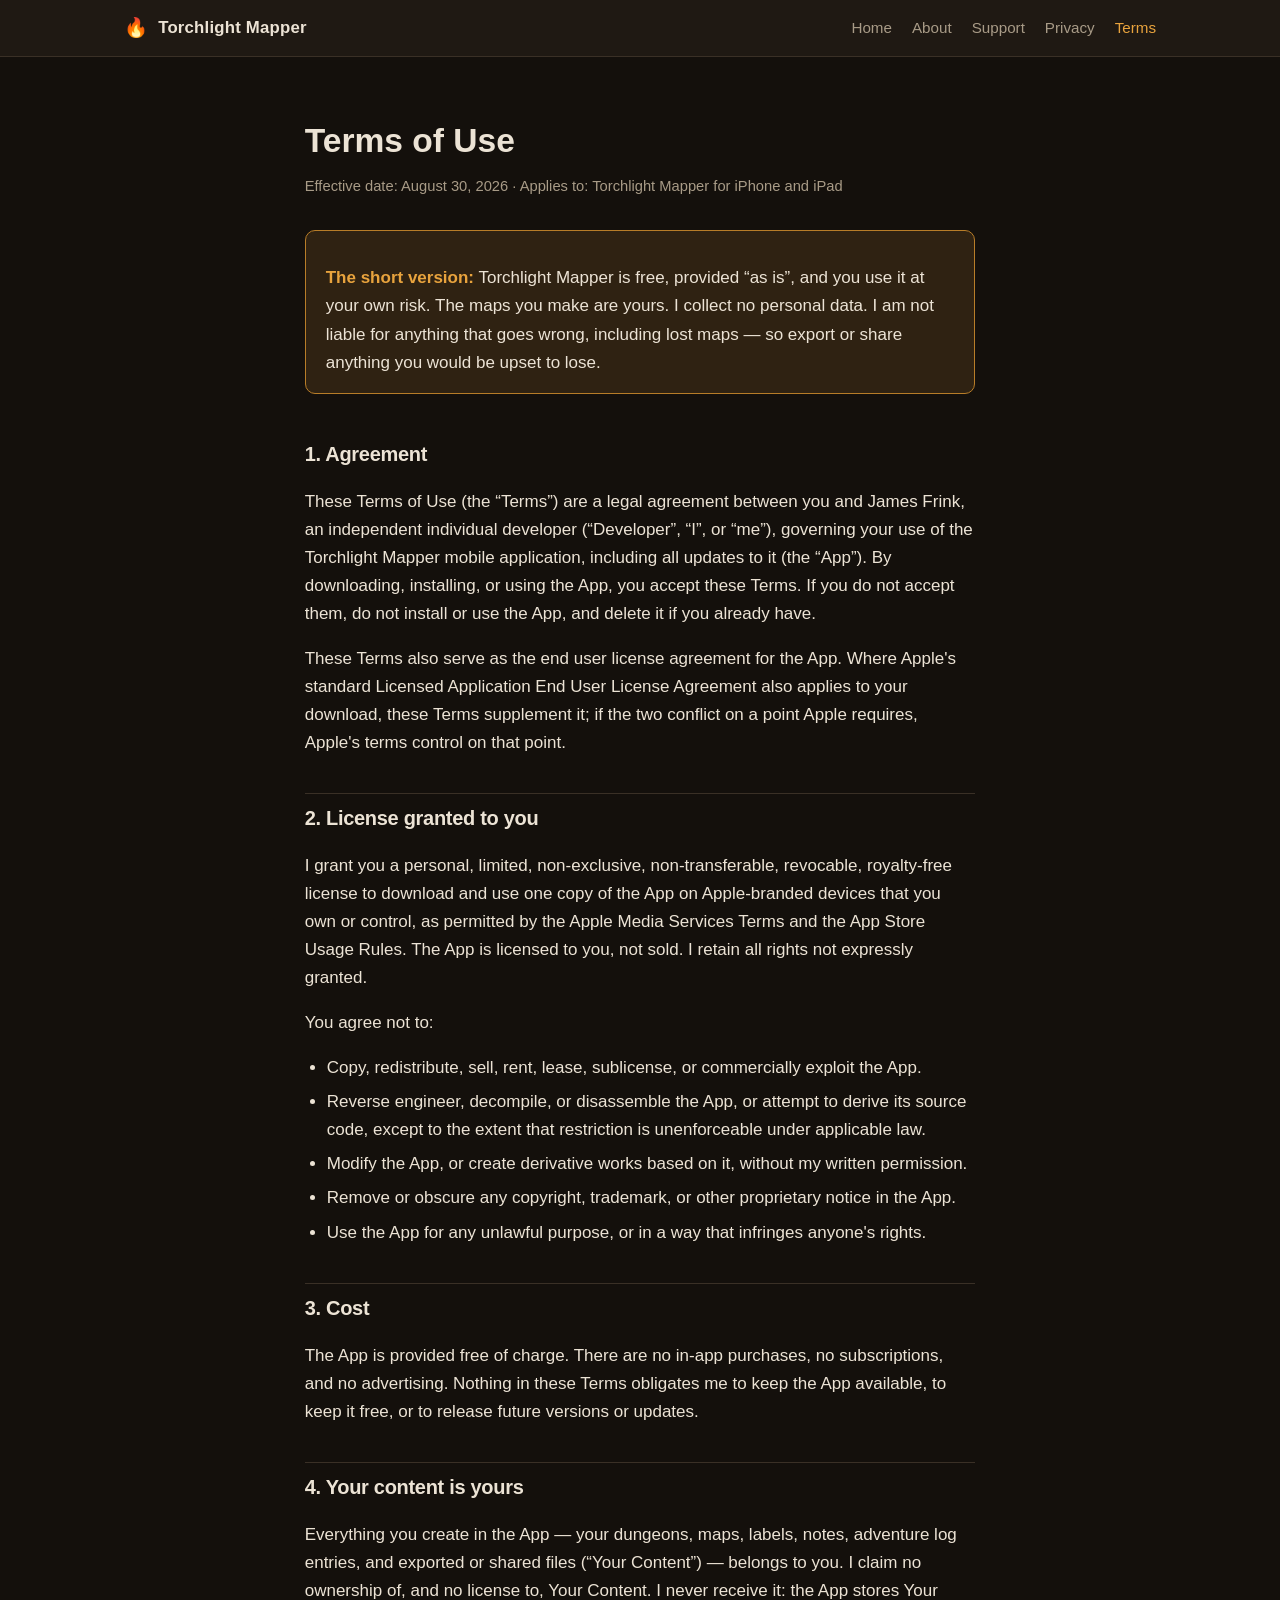
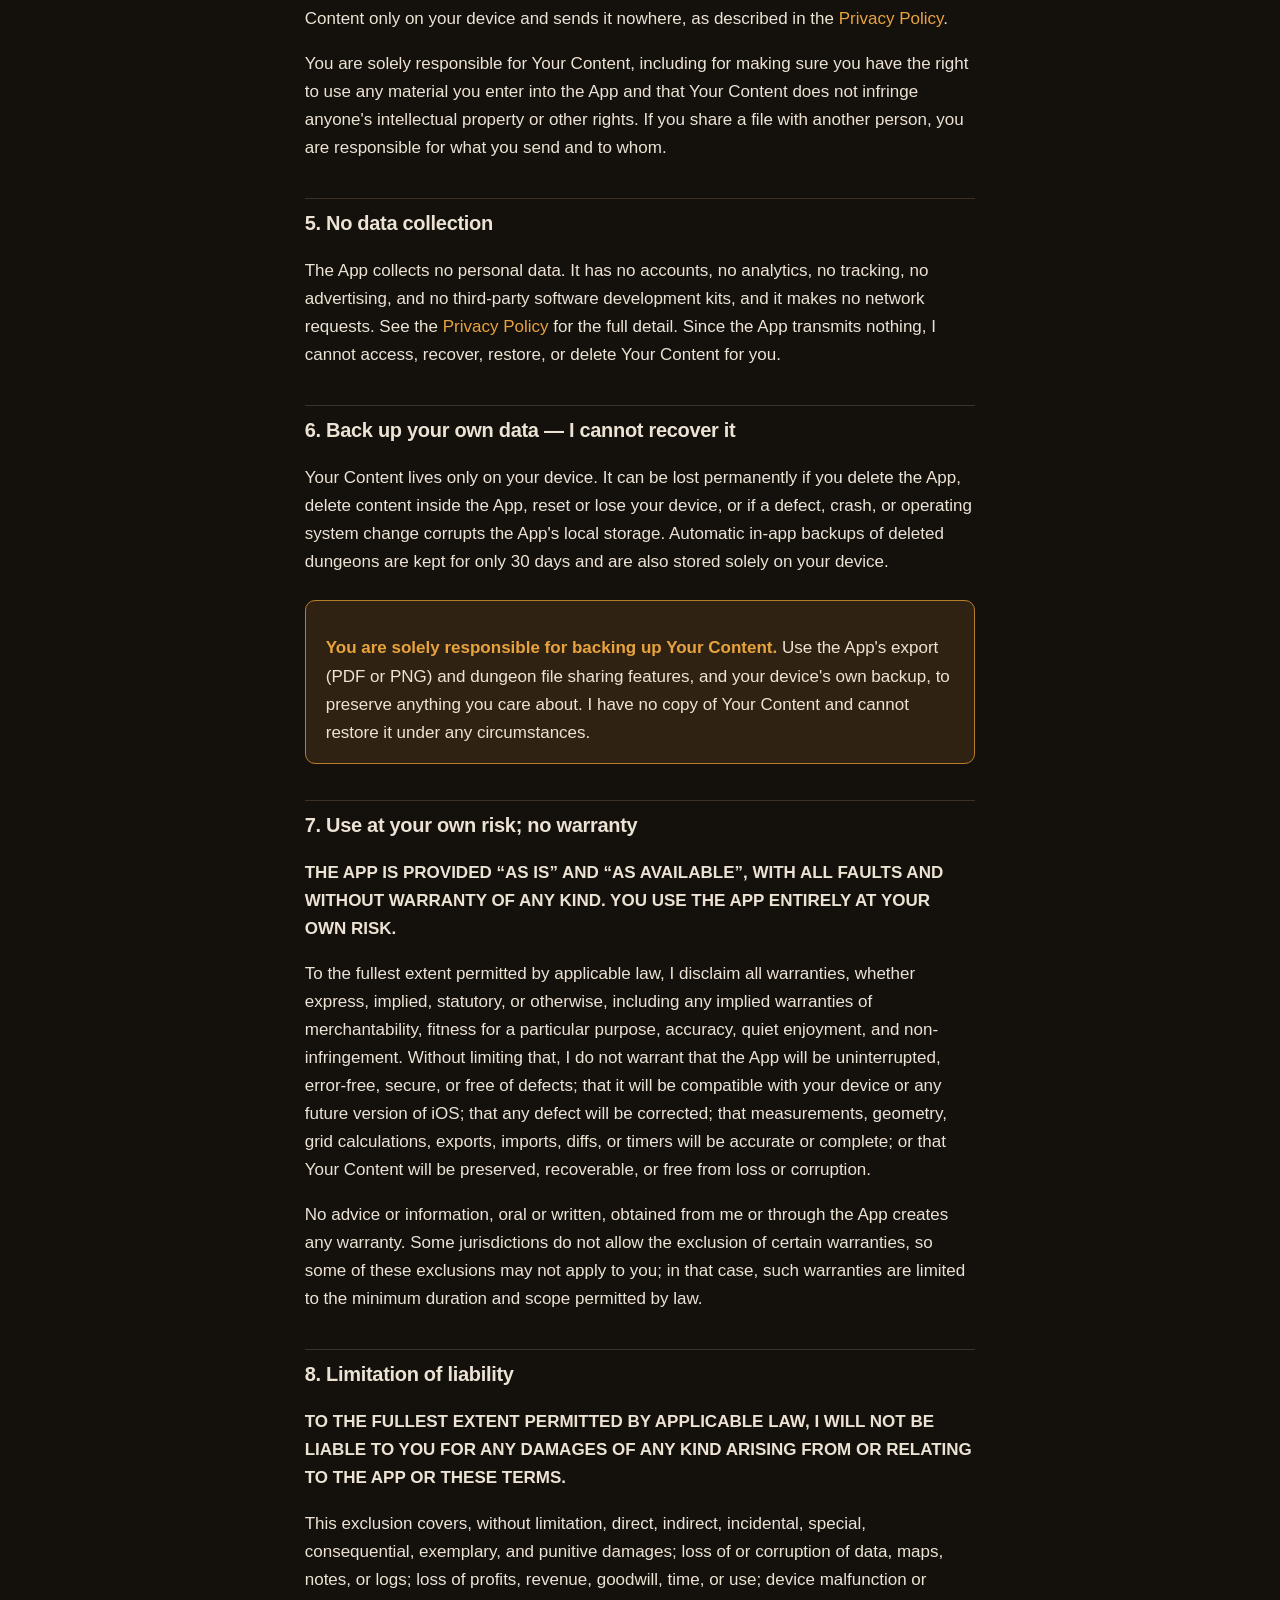
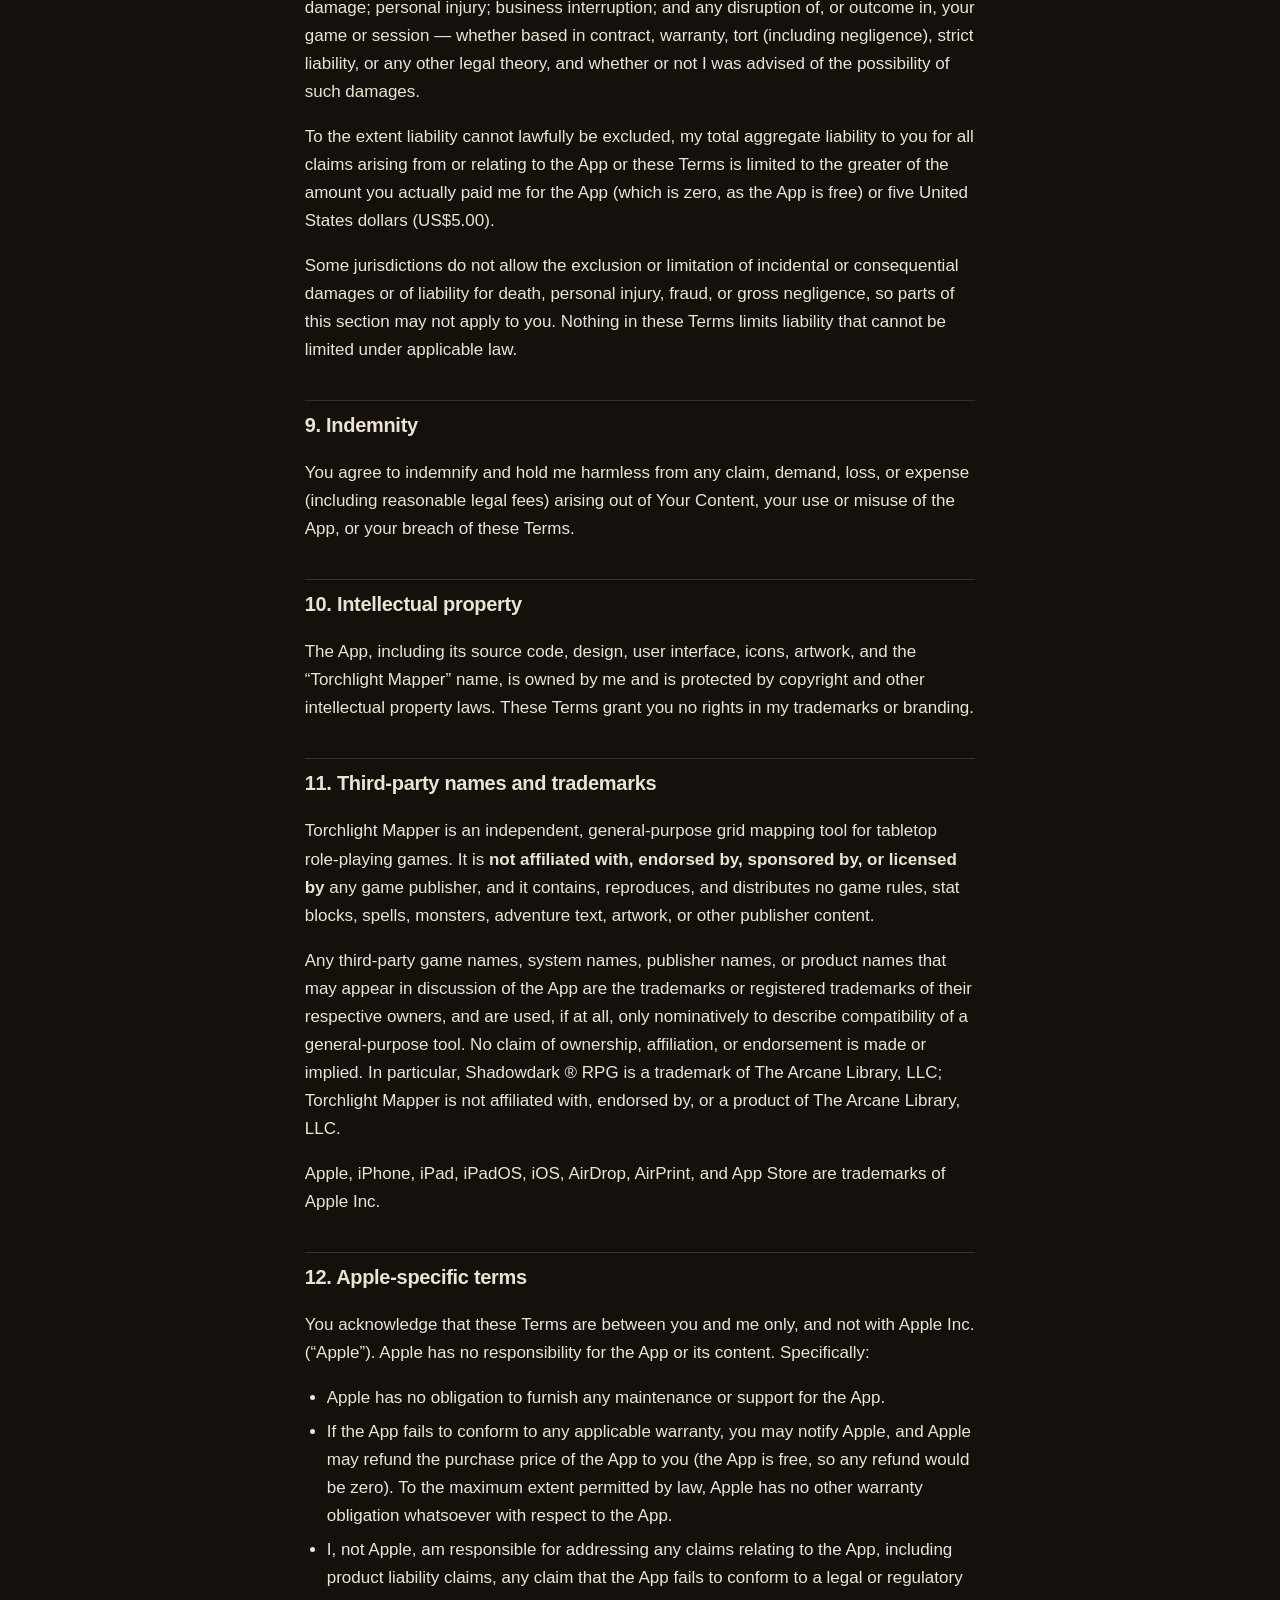
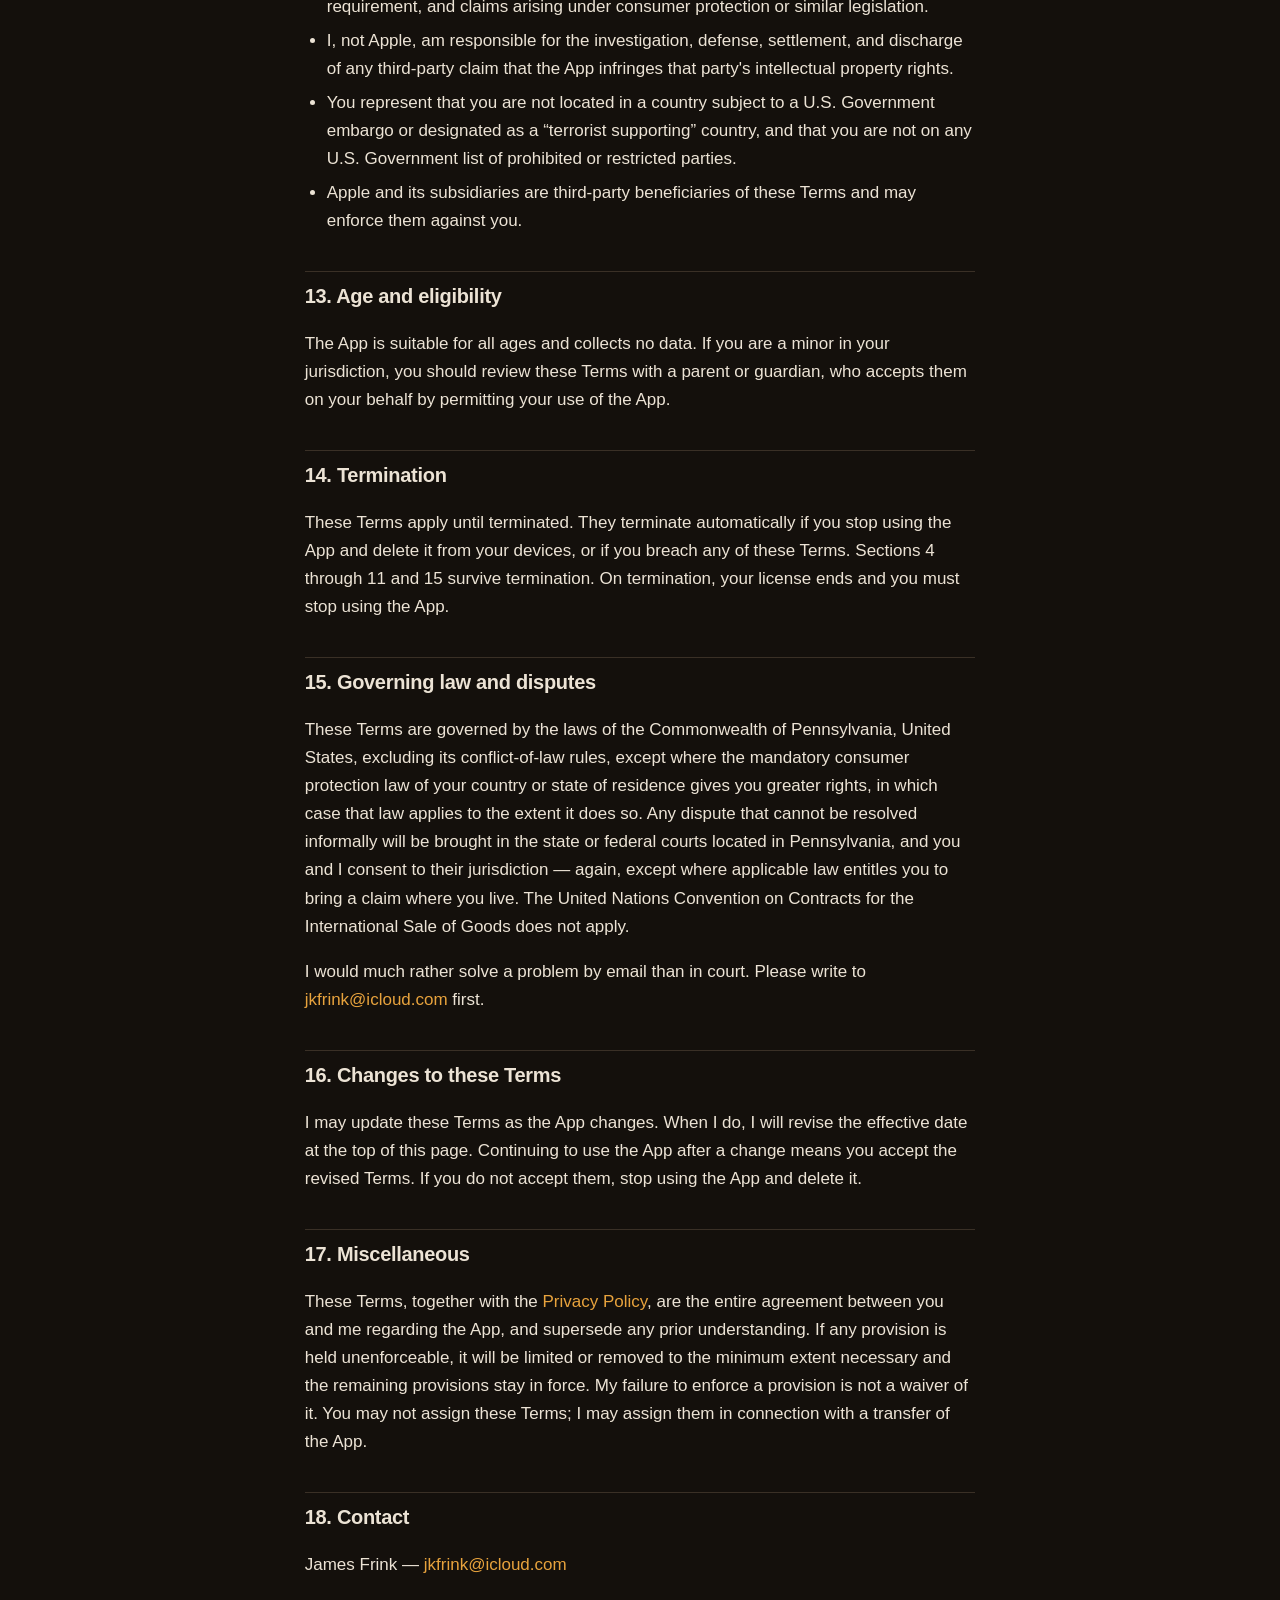
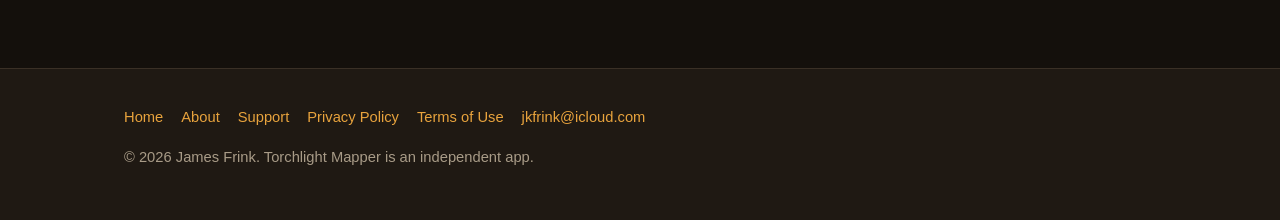
<file: terms-of-use.html>
<!DOCTYPE html>
<html lang="en">
<head>
<meta charset="utf-8">
<meta name="viewport" content="width=device-width, initial-scale=1">
<title>Terms of Use — Torchlight Mapper</title>
<meta name="description" content="Terms of Use and end user license agreement for Torchlight Mapper. The app is provided free, as is, with no warranty and no liability. It collects no personal data.">
<link rel="stylesheet" href="css/styles.css">
</head>
<body>

<header class="site-header">
    <div class="wrap">
        <a class="brand" href="index.html"><span class="flame">&#x1F525;</span> Torchlight Mapper</a>
        <nav class="site-nav">
            <a href="index.html">Home</a>
            <a href="about.html">About</a>
            <a href="support.html">Support</a>
            <a href="privacy-policy.html">Privacy</a>
            <a href="terms-of-use.html" aria-current="page">Terms</a>
        </nav>
    </div>
</header>

<main class="wrap prose">

<h1>Terms of Use</h1>
<p class="effective">Effective date: August 30, 2026 &middot; Applies to: Torchlight Mapper for iPhone and iPad</p>

<div class="callout">
    <p>
        <strong>The short version:</strong> Torchlight Mapper is free, provided &ldquo;as is&rdquo;,
        and you use it at your own risk. The maps you make are yours. I collect no personal data. I
        am not liable for anything that goes wrong, including lost maps &mdash; so export or share
        anything you would be upset to lose.
    </p>
</div>

<h2>1. Agreement</h2>
<p>
    These Terms of Use (the &ldquo;Terms&rdquo;) are a legal agreement between you and James Frink,
    an independent individual developer (&ldquo;Developer&rdquo;, &ldquo;I&rdquo;, or
    &ldquo;me&rdquo;), governing your use of the Torchlight Mapper mobile application, including all
    updates to it (the &ldquo;App&rdquo;). By downloading, installing, or using the App, you accept
    these Terms. If you do not accept them, do not install or use the App, and delete it if you
    already have.
</p>
<p>
    These Terms also serve as the end user license agreement for the App. Where Apple's standard
    Licensed Application End User License Agreement also applies to your download, these Terms
    supplement it; if the two conflict on a point Apple requires, Apple's terms control on that
    point.
</p>

<h2>2. License granted to you</h2>
<p>
    I grant you a personal, limited, non-exclusive, non-transferable, revocable, royalty-free
    license to download and use one copy of the App on Apple-branded devices that you own or
    control, as permitted by the Apple Media Services Terms and the App Store Usage Rules. The App
    is licensed to you, not sold. I retain all rights not expressly granted.
</p>
<p>You agree not to:</p>
<ul>
    <li>Copy, redistribute, sell, rent, lease, sublicense, or commercially exploit the App.</li>
    <li>Reverse engineer, decompile, or disassemble the App, or attempt to derive its source code,
        except to the extent that restriction is unenforceable under applicable law.</li>
    <li>Modify the App, or create derivative works based on it, without my written permission.</li>
    <li>Remove or obscure any copyright, trademark, or other proprietary notice in the App.</li>
    <li>Use the App for any unlawful purpose, or in a way that infringes anyone's rights.</li>
</ul>

<h2>3. Cost</h2>
<p>
    The App is provided free of charge. There are no in-app purchases, no subscriptions, and no
    advertising. Nothing in these Terms obligates me to keep the App available, to keep it free, or
    to release future versions or updates.
</p>

<h2>4. Your content is yours</h2>
<p>
    Everything you create in the App &mdash; your dungeons, maps, labels, notes, adventure log
    entries, and exported or shared files (&ldquo;Your Content&rdquo;) &mdash; belongs to you. I
    claim no ownership of, and no license to, Your Content. I never receive it: the App stores Your
    Content only on your device and sends it nowhere, as described in the
    <a href="privacy-policy.html">Privacy Policy</a>.
</p>
<p>
    You are solely responsible for Your Content, including for making sure you have the right to use
    any material you enter into the App and that Your Content does not infringe anyone's
    intellectual property or other rights. If you share a file with another person, you are
    responsible for what you send and to whom.
</p>

<h2>5. No data collection</h2>
<p>
    The App collects no personal data. It has no accounts, no analytics, no tracking, no advertising,
    and no third-party software development kits, and it makes no network requests. See the
    <a href="privacy-policy.html">Privacy Policy</a> for the full detail. Since the App transmits
    nothing, I cannot access, recover, restore, or delete Your Content for you.
</p>

<h2>6. Back up your own data &mdash; I cannot recover it</h2>
<p>
    Your Content lives only on your device. It can be lost permanently if you delete the App, delete
    content inside the App, reset or lose your device, or if a defect, crash, or operating system
    change corrupts the App's local storage. Automatic in-app backups of deleted dungeons are kept
    for only 30 days and are also stored solely on your device.
</p>
<div class="callout">
    <p>
        <strong>You are solely responsible for backing up Your Content.</strong> Use the App's export
        (PDF or PNG) and dungeon file sharing features, and your device's own backup, to preserve
        anything you care about. I have no copy of Your Content and cannot restore it under any
        circumstances.
    </p>
</div>

<h2>7. Use at your own risk; no warranty</h2>
<p>
    <strong>THE APP IS PROVIDED &ldquo;AS IS&rdquo; AND &ldquo;AS AVAILABLE&rdquo;, WITH ALL FAULTS
    AND WITHOUT WARRANTY OF ANY KIND. YOU USE THE APP ENTIRELY AT YOUR OWN RISK.</strong>
</p>
<p>
    To the fullest extent permitted by applicable law, I disclaim all warranties, whether express,
    implied, statutory, or otherwise, including any implied warranties of merchantability, fitness
    for a particular purpose, accuracy, quiet enjoyment, and non-infringement. Without limiting that,
    I do not warrant that the App will be uninterrupted, error-free, secure, or free of defects; that
    it will be compatible with your device or any future version of iOS; that any defect will be
    corrected; that measurements, geometry, grid calculations, exports, imports, diffs, or timers
    will be accurate or complete; or that Your Content will be preserved, recoverable, or free from
    loss or corruption.
</p>
<p>
    No advice or information, oral or written, obtained from me or through the App creates any
    warranty. Some jurisdictions do not allow the exclusion of certain warranties, so some of these
    exclusions may not apply to you; in that case, such warranties are limited to the minimum
    duration and scope permitted by law.
</p>

<h2>8. Limitation of liability</h2>
<p>
    <strong>TO THE FULLEST EXTENT PERMITTED BY APPLICABLE LAW, I WILL NOT BE LIABLE TO YOU FOR ANY
    DAMAGES OF ANY KIND ARISING FROM OR RELATING TO THE APP OR THESE TERMS.</strong>
</p>
<p>
    This exclusion covers, without limitation, direct, indirect, incidental, special, consequential,
    exemplary, and punitive damages; loss of or corruption of data, maps, notes, or logs; loss of
    profits, revenue, goodwill, time, or use; device malfunction or damage; personal injury; business
    interruption; and any disruption of, or outcome in, your game or session &mdash; whether based in
    contract, warranty, tort (including negligence), strict liability, or any other legal theory, and
    whether or not I was advised of the possibility of such damages.
</p>
<p>
    To the extent liability cannot lawfully be excluded, my total aggregate liability to you for all
    claims arising from or relating to the App or these Terms is limited to the greater of the amount
    you actually paid me for the App (which is zero, as the App is free) or five United States
    dollars (US$5.00).
</p>
<p>
    Some jurisdictions do not allow the exclusion or limitation of incidental or consequential
    damages or of liability for death, personal injury, fraud, or gross negligence, so parts of this
    section may not apply to you. Nothing in these Terms limits liability that cannot be limited
    under applicable law.
</p>

<h2>9. Indemnity</h2>
<p>
    You agree to indemnify and hold me harmless from any claim, demand, loss, or expense (including
    reasonable legal fees) arising out of Your Content, your use or misuse of the App, or your breach
    of these Terms.
</p>

<h2>10. Intellectual property</h2>
<p>
    The App, including its source code, design, user interface, icons, artwork, and the
    &ldquo;Torchlight Mapper&rdquo; name, is owned by me and is protected by copyright and other
    intellectual property laws. These Terms grant you no rights in my trademarks or branding.
</p>

<h2>11. Third-party names and trademarks</h2>
<p>
    Torchlight Mapper is an independent, general-purpose grid mapping tool for tabletop
    role-playing games. It is <strong>not affiliated with, endorsed by, sponsored by, or licensed
    by</strong> any game publisher, and it contains, reproduces, and distributes no game rules,
    stat blocks, spells, monsters, adventure text, artwork, or other publisher content.
</p>
<p>
    Any third-party game names, system names, publisher names, or product names that may appear in
    discussion of the App are the trademarks or registered trademarks of their respective owners, and
    are used, if at all, only nominatively to describe compatibility of a general-purpose tool. No
    claim of ownership, affiliation, or endorsement is made or implied. In particular, Shadowdark
    &reg; RPG is a trademark of The Arcane Library, LLC; Torchlight Mapper is not affiliated with,
    endorsed by, or a product of The Arcane Library, LLC.
</p>
<p>
    Apple, iPhone, iPad, iPadOS, iOS, AirDrop, AirPrint, and App Store are trademarks of Apple Inc.
</p>

<h2>12. Apple-specific terms</h2>
<p>
    You acknowledge that these Terms are between you and me only, and not with Apple Inc.
    (&ldquo;Apple&rdquo;). Apple has no responsibility for the App or its content. Specifically:
</p>
<ul>
    <li>Apple has no obligation to furnish any maintenance or support for the App.</li>
    <li>If the App fails to conform to any applicable warranty, you may notify Apple, and Apple may
        refund the purchase price of the App to you (the App is free, so any refund would be zero).
        To the maximum extent permitted by law, Apple has no other warranty obligation whatsoever
        with respect to the App.</li>
    <li>I, not Apple, am responsible for addressing any claims relating to the App, including product
        liability claims, any claim that the App fails to conform to a legal or regulatory
        requirement, and claims arising under consumer protection or similar legislation.</li>
    <li>I, not Apple, am responsible for the investigation, defense, settlement, and discharge of any
        third-party claim that the App infringes that party's intellectual property rights.</li>
    <li>You represent that you are not located in a country subject to a U.S. Government embargo or
        designated as a &ldquo;terrorist supporting&rdquo; country, and that you are not on any U.S.
        Government list of prohibited or restricted parties.</li>
    <li>Apple and its subsidiaries are third-party beneficiaries of these Terms and may enforce them
        against you.</li>
</ul>

<h2>13. Age and eligibility</h2>
<p>
    The App is suitable for all ages and collects no data. If you are a minor in your jurisdiction,
    you should review these Terms with a parent or guardian, who accepts them on your behalf by
    permitting your use of the App.
</p>

<h2>14. Termination</h2>
<p>
    These Terms apply until terminated. They terminate automatically if you stop using the App and
    delete it from your devices, or if you breach any of these Terms. Sections 4 through 11 and 15
    survive termination. On termination, your license ends and you must stop using the App.
</p>

<h2>15. Governing law and disputes</h2>
<p>
    These Terms are governed by the laws of the Commonwealth of Pennsylvania, United States,
    excluding its conflict-of-law rules, except where the mandatory consumer protection law of your
    country or state of residence gives you greater rights, in which case that law applies to the
    extent it does so. Any dispute that cannot be resolved informally will be brought in the state or
    federal courts located in Pennsylvania, and you and I consent to their jurisdiction &mdash; again,
    except where applicable law entitles you to bring a claim where you live. The United Nations
    Convention on Contracts for the International Sale of Goods does not apply.
</p>
<p>
    I would much rather solve a problem by email than in court. Please write to
    <a href="mailto:jkfrink@icloud.com">jkfrink@icloud.com</a> first.
</p>

<h2>16. Changes to these Terms</h2>
<p>
    I may update these Terms as the App changes. When I do, I will revise the effective date at the
    top of this page. Continuing to use the App after a change means you accept the revised Terms. If
    you do not accept them, stop using the App and delete it.
</p>

<h2>17. Miscellaneous</h2>
<p>
    These Terms, together with the <a href="privacy-policy.html">Privacy Policy</a>, are the entire
    agreement between you and me regarding the App, and supersede any prior understanding. If any
    provision is held unenforceable, it will be limited or removed to the minimum extent necessary
    and the remaining provisions stay in force. My failure to enforce a provision is not a waiver of
    it. You may not assign these Terms; I may assign them in connection with a transfer of the App.
</p>

<h2>18. Contact</h2>
<p>
    James Frink &mdash; <a href="mailto:jkfrink@icloud.com">jkfrink@icloud.com</a>
</p>

</main>

<footer class="site-footer">
    <div class="wrap">
        <div class="footer-links">
            <a href="index.html">Home</a>
            <a href="about.html">About</a>
            <a href="support.html">Support</a>
            <a href="privacy-policy.html">Privacy Policy</a>
            <a href="terms-of-use.html">Terms of Use</a>
            <a href="mailto:jkfrink@icloud.com">jkfrink@icloud.com</a>
        </div>
        <p>&copy; 2026 James Frink. Torchlight Mapper is an independent app.</p>
    </div>
</footer>

</body>
</html>
</file>
<file: css/styles.css>
/* Torchlight Mapper website — torchlight dark theme.
   No build step, no JavaScript, no external dependencies. */

:root {
    --bg: #14100c;
    --bg-raised: #1f1913;
    --bg-card: #262019;
    --border: #3a3026;
    --text: #ece3d5;
    --text-muted: #a89b87;
    --accent: #e8a33d;
    --accent-dim: #b87d28;
    --accent-soft: rgba(232, 163, 61, 0.12);
    --max-width: 1080px;
    --radius: 10px;
}

*,
*::before,
*::after {
    box-sizing: border-box;
}

html {
    scroll-behavior: smooth;
}

body {
    margin: 0;
    background: var(--bg);
    color: var(--text);
    font-family: -apple-system, BlinkMacSystemFont, "Segoe UI", Roboto, Helvetica, Arial, sans-serif;
    font-size: 17px;
    line-height: 1.65;
    -webkit-font-smoothing: antialiased;
}

a {
    color: var(--accent);
    text-decoration: none;
}

a:hover,
a:focus {
    text-decoration: underline;
}

.wrap {
    max-width: var(--max-width);
    margin: 0 auto;
    padding: 0 24px;
}

/* ---------- Header / nav ---------- */

.site-header {
    border-bottom: 1px solid var(--border);
    background: var(--bg-raised);
    position: sticky;
    top: 0;
    z-index: 10;
}

.site-header .wrap {
    display: flex;
    flex-wrap: wrap;
    align-items: center;
    justify-content: space-between;
    gap: 12px;
    padding-top: 14px;
    padding-bottom: 14px;
}

.brand {
    display: inline-flex;
    align-items: center;
    gap: 10px;
    font-weight: 700;
    font-size: 1.05rem;
    color: var(--text);
    letter-spacing: 0.2px;
}

.brand:hover {
    text-decoration: none;
}

.brand .flame {
    color: var(--accent);
    font-size: 1.2rem;
    line-height: 1;
}

.site-nav {
    display: flex;
    flex-wrap: wrap;
    gap: 20px;
    font-size: 0.95rem;
}

.site-nav a {
    color: var(--text-muted);
}

.site-nav a:hover,
.site-nav a[aria-current="page"] {
    color: var(--accent);
    text-decoration: none;
}

/* ---------- Hero ---------- */

.hero {
    padding: 72px 0 56px;
    border-bottom: 1px solid var(--border);
    background:
        radial-gradient(900px 380px at 20% -10%, rgba(232, 163, 61, 0.14), transparent 70%),
        var(--bg);
}

.hero-grid {
    display: grid;
    grid-template-columns: 1.15fr 1fr;
    gap: 48px;
    align-items: center;
}

.hero h1 {
    font-size: 2.6rem;
    line-height: 1.15;
    margin: 0 0 14px;
    letter-spacing: -0.5px;
}

.hero .tagline {
    font-size: 1.2rem;
    color: var(--text-muted);
    margin: 0 0 24px;
}

.hero-shots {
    display: flex;
    gap: 16px;
    align-items: flex-end;
    justify-content: center;
}

.hero-shots img {
    width: 100%;
    max-width: 260px;
    border-radius: var(--radius);
    border: 1px solid var(--border);
    box-shadow: 0 18px 44px rgba(0, 0, 0, 0.55);
}

.badge-row {
    display: flex;
    flex-wrap: wrap;
    gap: 12px;
    align-items: center;
    margin-top: 8px;
}

.pill {
    display: inline-block;
    padding: 5px 12px;
    border: 1px solid var(--border);
    border-radius: 999px;
    background: var(--accent-soft);
    color: var(--accent);
    font-size: 0.82rem;
    font-weight: 600;
}

.btn {
    display: inline-block;
    padding: 11px 22px;
    border-radius: 8px;
    background: var(--accent);
    color: #1a1206;
    font-weight: 700;
    border: 1px solid var(--accent-dim);
}

.btn:hover {
    background: #f0b357;
    text-decoration: none;
}

.btn-secondary {
    background: transparent;
    color: var(--accent);
    border: 1px solid var(--border);
}

.btn-secondary:hover {
    background: var(--accent-soft);
    color: var(--accent);
}

/* ---------- Sections ---------- */

section {
    padding: 60px 0;
    border-bottom: 1px solid var(--border);
}

section:last-of-type {
    border-bottom: none;
}

h2 {
    font-size: 1.75rem;
    margin: 0 0 8px;
    letter-spacing: -0.3px;
}

h3 {
    font-size: 1.15rem;
    margin: 0 0 6px;
}

.section-lead {
    color: var(--text-muted);
    margin: 0 0 32px;
    max-width: 68ch;
}

/* ---------- Story ---------- */

.story {
    background: var(--bg-raised);
}

.story blockquote {
    margin: 0;
    padding: 24px 28px;
    background: var(--bg-card);
    border-left: 3px solid var(--accent);
    border-radius: 0 var(--radius) var(--radius) 0;
    font-size: 1.08rem;
}

.story blockquote p:last-child {
    margin-bottom: 0;
}

/* ---------- Feature cards ---------- */

.features {
    display: grid;
    grid-template-columns: repeat(auto-fit, minmax(260px, 1fr));
    gap: 20px;
}

.card {
    background: var(--bg-card);
    border: 1px solid var(--border);
    border-radius: var(--radius);
    padding: 20px 22px;
}

.card h3 {
    color: var(--accent);
}

.card p {
    margin: 0;
    color: var(--text-muted);
    font-size: 0.96rem;
}

/* ---------- Screenshot gallery ---------- */

.gallery {
    display: grid;
    grid-template-columns: repeat(auto-fit, minmax(200px, 1fr));
    gap: 24px;
}

.gallery figure {
    margin: 0;
}

.gallery img {
    width: 100%;
    border-radius: var(--radius);
    border: 1px solid var(--border);
    background: var(--bg-card);
    display: block;
}

.gallery figcaption {
    margin-top: 10px;
    font-size: 0.88rem;
    color: var(--text-muted);
    text-align: center;
}

.gallery-wide {
    grid-template-columns: repeat(auto-fit, minmax(320px, 1fr));
}

/* ---------- Legal / prose pages ---------- */

/* Longhand vertical padding only: the shorthand would reset the horizontal padding that `.wrap`
   supplies, and every prose page carries both classes, so legal text would run to the screen edge. */
.prose {
    max-width: 76ch;
    padding-top: 56px;
    padding-bottom: 72px;
    border-bottom: none;
}

.prose h1 {
    font-size: 2.1rem;
    margin: 0 0 6px;
}

.prose .effective {
    color: var(--text-muted);
    font-size: 0.92rem;
    margin: 0 0 32px;
}

.prose h2 {
    font-size: 1.25rem;
    margin: 36px 0 8px;
    padding-top: 8px;
    border-top: 1px solid var(--border);
}

.prose h2:first-of-type {
    border-top: none;
}

.prose ul {
    padding-left: 22px;
}

.prose li {
    margin-bottom: 6px;
}

.callout {
    background: var(--accent-soft);
    border: 1px solid var(--accent-dim);
    border-radius: var(--radius);
    padding: 16px 20px;
    margin: 24px 0;
}

.callout strong {
    color: var(--accent);
}

.callout p:last-child {
    margin-bottom: 0;
}

/* ---------- FAQ ---------- */

.faq dt {
    font-weight: 700;
    color: var(--accent);
    margin-top: 22px;
}

.faq dd {
    margin: 6px 0 0;
    color: var(--text-muted);
}

/* ---------- Footer ---------- */

.site-footer {
    border-top: 1px solid var(--border);
    background: var(--bg-raised);
    padding: 36px 0 44px;
    color: var(--text-muted);
    font-size: 0.92rem;
}

.footer-links {
    display: flex;
    flex-wrap: wrap;
    gap: 18px;
    margin-bottom: 16px;
}

.site-footer p {
    margin: 6px 0;
    max-width: 76ch;
}

/* ---------- Responsive ---------- */

@media (max-width: 780px) {
    .hero {
        padding: 48px 0 40px;
    }

    .hero-grid {
        grid-template-columns: 1fr;
        gap: 32px;
    }

    .hero h1 {
        font-size: 2.05rem;
    }

    .hero-shots img {
        max-width: 190px;
    }

    section {
        padding: 44px 0;
    }
}
</file>
